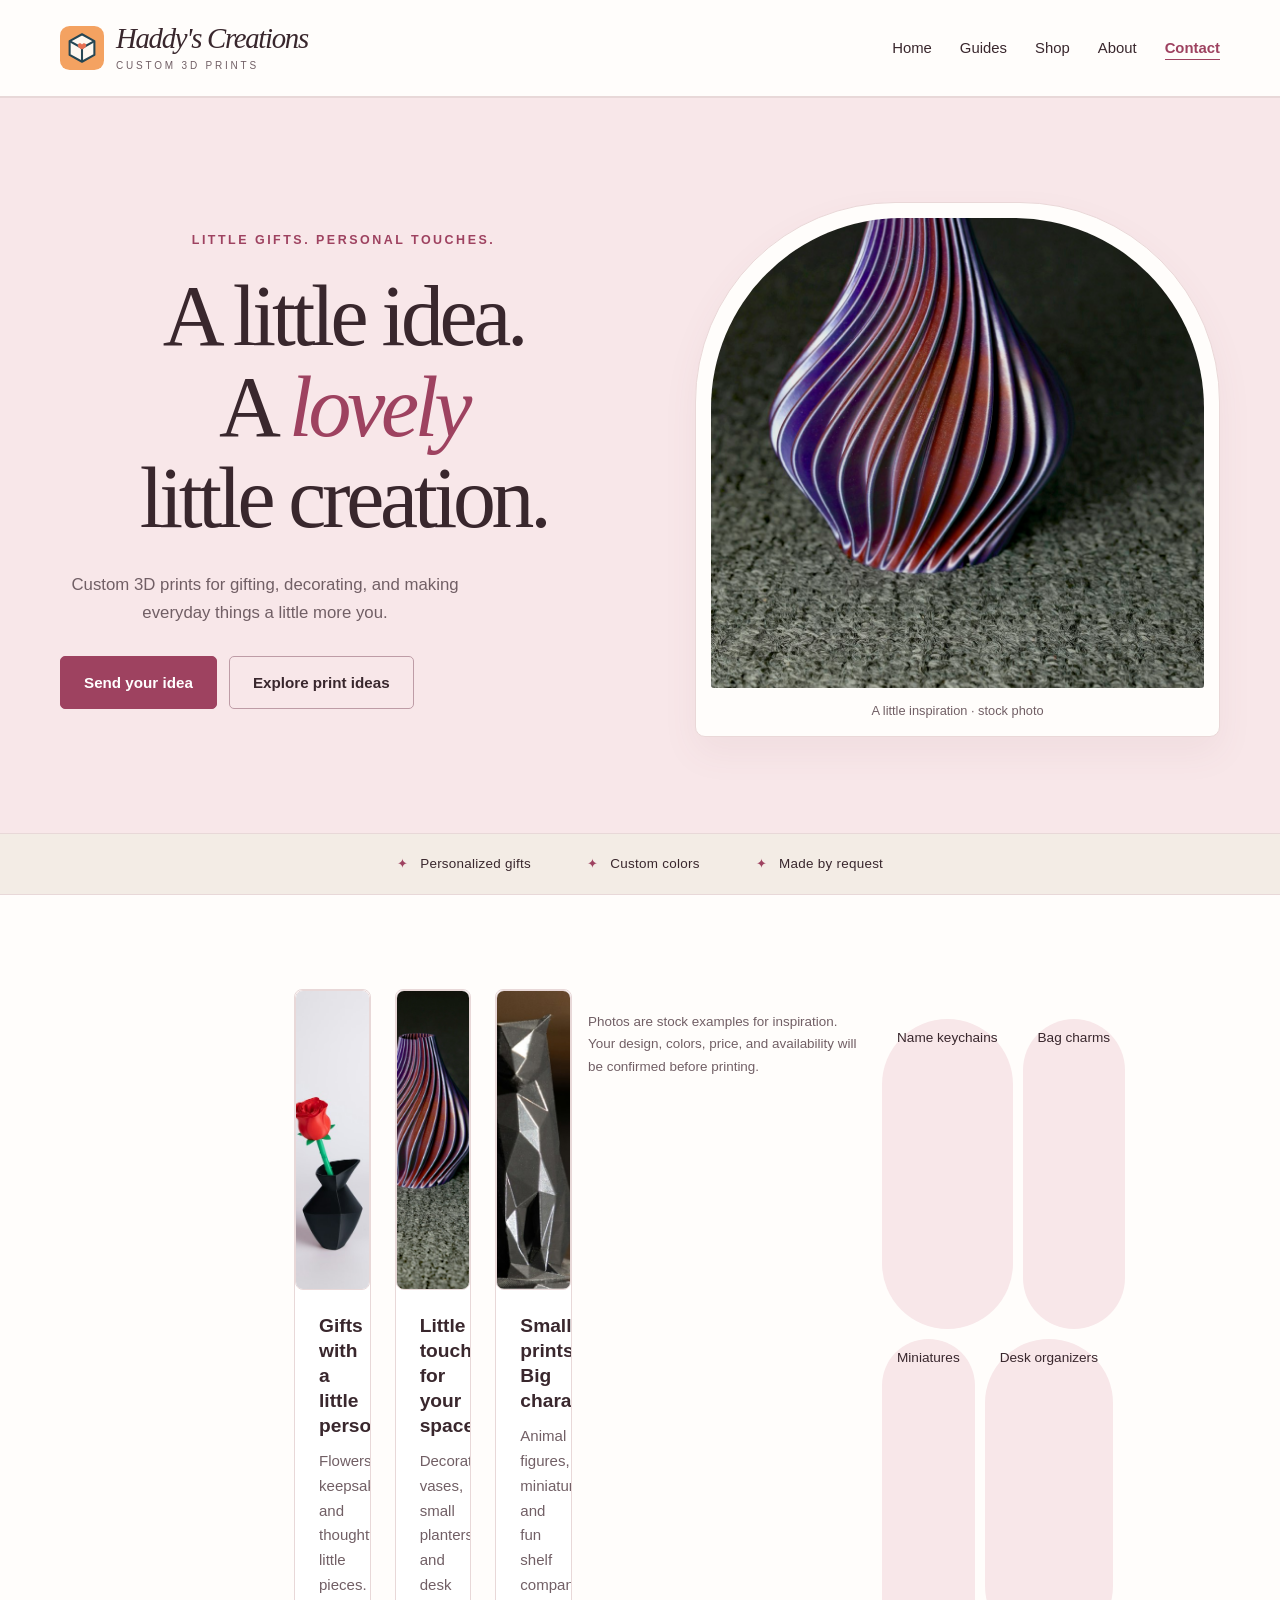
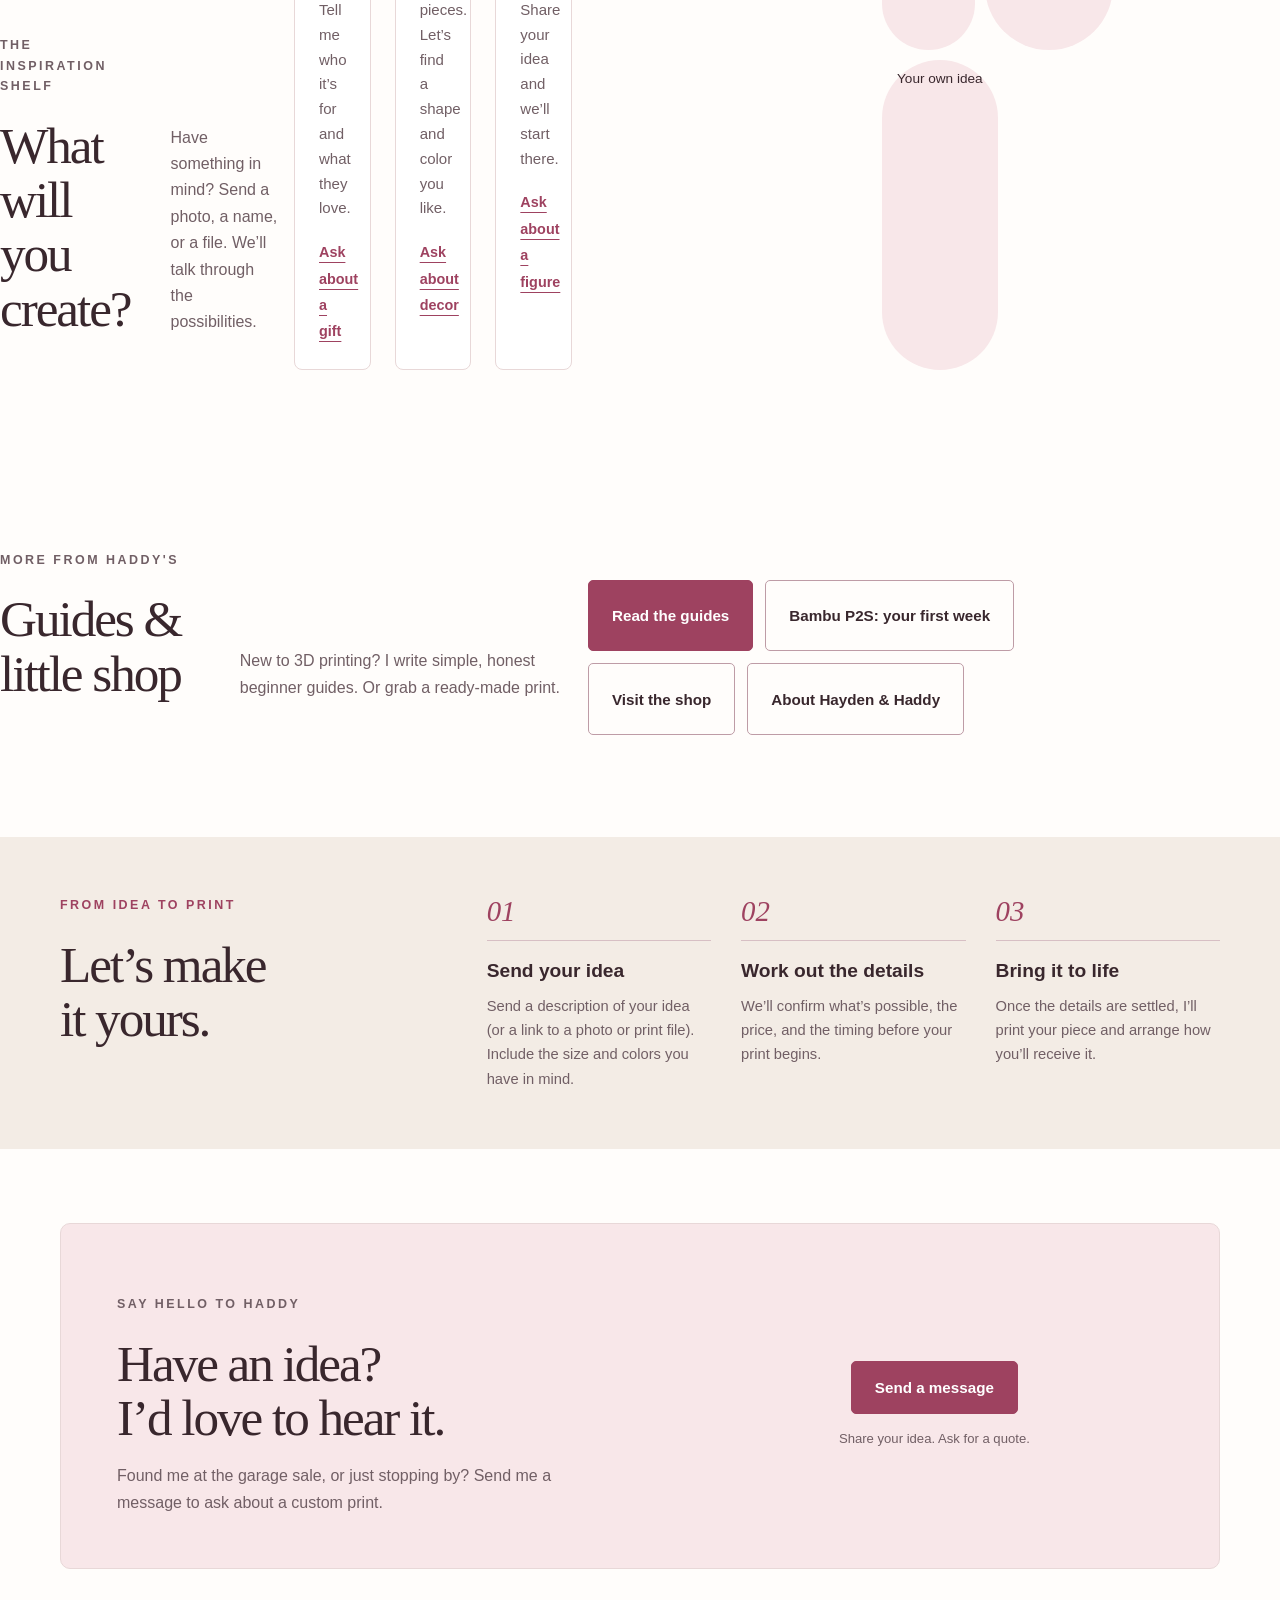
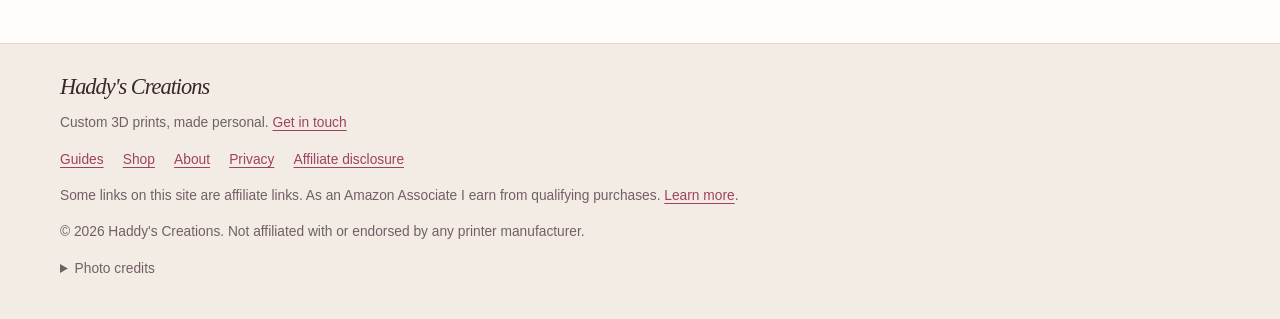
<file: index.html>
<!DOCTYPE html>
<html lang="en">
<head>
<meta charset="utf-8">
<meta name="viewport" content="width=device-width, initial-scale=1">
<title>Haddy's Creations | Custom 3D Prints &amp; Beginner Guides</title>
<meta name="description" content="Haddy's Creations: custom 3D prints, personalized gifts, little decor pieces, and friendly beginner 3D printing guides. Send a message to talk about your idea.">
<meta name="theme-color" content="#f8e7e9">
<link rel="icon" href="assets/logo.svg" type="image/svg+xml">
<link rel="stylesheet" href="assets/style.css">
<link rel="stylesheet" href="assets/home.css">
<script src="assets/main.js" defer></script>
</head>
<body>
<!-- SHARED HEADER: if you change this, change it on every page -->
<a class="skip" href="#main">Skip to content</a>
<header class="site"><div class="wrap">
<a class="brand" href="./"><img src="assets/logo.svg" alt=""><span class="brand-text">Haddy's Creations<small>Custom 3D prints</small></span></a>
<button class="menu-btn" aria-expanded="false" aria-label="Menu">☰ Menu</button>
<nav aria-label="Main navigation"><ul><li><a href="./">Home</a></li><li><a href="guides/">Guides</a></li><li><a href="shop/">Shop</a></li><li><a href="about/">About</a></li><li><a class="nav-call" href="contact/">Contact</a></li></ul></nav>
</div></header>
<main id="main" class="home">
<section class="hero"><div class="wrap hero-grid"><div><p class="eyebrow">Little gifts. Personal touches.</p><h1>A little idea.<br>A <em>lovely</em><br>little creation.</h1><p class="intro">Custom 3D prints for gifting, decorating, and making everyday things a little more you.</p><div class="actions"><a class="button" href="contact/">Send your idea</a><a class="button light" href="#prints">Explore print ideas</a></div></div><div class="hero-photo"><img src="assets/img/hero-vase.jpg" width="900" height="1100" alt="A purple 3D printed vase with sculpted, rippled sides"><span class="photo-note">A little inspiration · stock photo</span></div></div></section>
<div class="strip"><div class="wrap"><span>Personalized gifts</span><span>Custom colors</span><span>Made by request</span></div></div>
<section class="wrap gallery" id="prints"><div class="section-head"><div><p class="eyebrow">The inspiration shelf</p><h2>What will you create?</h2></div><p>Have something in mind? Send a photo, a name, or a file. We’ll talk through the possibilities.</p></div><div class="cards">
<article class="card"><img src="assets/img/rose.jpg" loading="lazy" width="700" height="700" alt="A 3D printed red rose in a black geometric vase"><div class="card-body"><h3>Gifts with a little personality</h3><p>Flowers, keepsakes, and thoughtful little pieces. Tell me who it’s for and what they love.</p><a href="contact/">Ask about a gift</a></div></article>
<article class="card"><img src="assets/img/hero-vase.jpg" loading="lazy" width="700" height="700" alt="Close view of a purple 3D printed decorative vase"><div class="card-body"><h3>Little touches for your space</h3><p>Decorative vases, small planters, and desk pieces. Let’s find a shape and color you like.</p><a href="contact/">Ask about decor</a></div></article>
<article class="card"><img src="assets/img/cat.jpg" loading="lazy" width="700" height="700" alt="A black geometric cat figurine made with a 3D printer"><div class="card-body"><h3>Small prints. Big character.</h3><p>Animal figures, miniatures, and fun shelf companions. Share your idea and we’ll start there.</p><a href="contact/">Ask about a figure</a></div></article>
</div><p class="gallery-note">Photos are stock examples for inspiration. Your design, colors, price, and availability will be confirmed before printing.</p><div class="ideas" aria-label="More custom print ideas"><span>Name keychains</span><span>Bag charms</span><span>Miniatures</span><span>Desk organizers</span><span>Your own idea</span></div></section>
<section class="wrap gallery" id="more"><div class="section-head"><div><p class="eyebrow">More from Haddy's</p><h2>Guides &amp; little shop</h2></div><p>New to 3D printing? I write simple, honest beginner guides. Or grab a ready-made print.</p></div><div class="actions"><a class="button" href="guides/">Read the guides</a><a class="button light" href="guides/bambu-p2s-first-week/">Bambu P2S: your first week</a><a class="button light" href="shop/">Visit the shop</a><a class="button light" href="about/">About Hayden &amp; Haddy</a></div></section>
<section class="how" id="how"><div class="wrap how-grid"><div><p class="eyebrow">From idea to print</p><h2>Let’s make<br>it yours.</h2></div><div class="steps"><div><div class="step-num">01</div><h3>Send your idea</h3><p>Send a description of your idea (or a link to a photo or print file). Include the size and colors you have in mind.</p></div><div><div class="step-num">02</div><h3>Work out the details</h3><p>We’ll confirm what’s possible, the price, and the timing before your print begins.</p></div><div><div class="step-num">03</div><h3>Bring it to life</h3><p>Once the details are settled, I’ll print your piece and arrange how you’ll receive it.</p></div></div></div></section>
<section class="wrap contact" id="contact"><div class="contact-box"><div><p class="eyebrow">Say hello to Haddy</p><h2>Have an idea?<br>I’d love to hear it.</h2><p>Found me at the garage sale, or just stopping by? Send me a message to ask about a custom print.</p></div><div class="contact-right"><div class="actions"><a class="button" href="contact/">Send a message</a></div><small>Share your idea. Ask for a quote.</small></div></div></section>
</main>
<!-- SHARED FOOTER -->
<footer class="site"><div class="wrap">
<div><a class="brand" href="./"><span class="brand-text">Haddy's Creations</span></a><p>Custom 3D prints, made personal. <a href="contact/">Get in touch</a></p></div>
<ul><li><a href="guides/">Guides</a></li><li><a href="shop/">Shop</a></li><li><a href="about/">About</a></li><li><a href="privacy/">Privacy</a></li><li><a href="disclosure/">Affiliate disclosure</a></li></ul>
<p>Some links on this site are affiliate links. As an Amazon Associate I earn from qualifying purchases. <a href="disclosure/">Learn more</a>.</p>
<p>&copy; <span id="year">2026</span> Haddy's Creations. Not affiliated with or endorsed by any printer manufacturer.</p>
<details><summary>Photo credits</summary><p>Stock inspiration photographs from Unsplash.</p><a href="https://unsplash.com/photos/a-purple-vase-sitting-on-top-of-a-gray-floor-C165O0AD8Ec" target="_blank" rel="noopener noreferrer">Vase · David Clode</a><a href="https://unsplash.com/photos/a-red-rose-sits-in-a-black-origami-vase-3gQTpHwu73E" target="_blank" rel="noopener noreferrer">Rose · Snapmaker</a><a href="https://unsplash.com/photos/a-black-and-silver-vase-sitting-on-top-of-a-tiled-floor-Jnf_DO5H6fE" target="_blank" rel="noopener noreferrer">Cat · Snapmaker</a></details>
</div></footer>
</body>
</html>
</file>
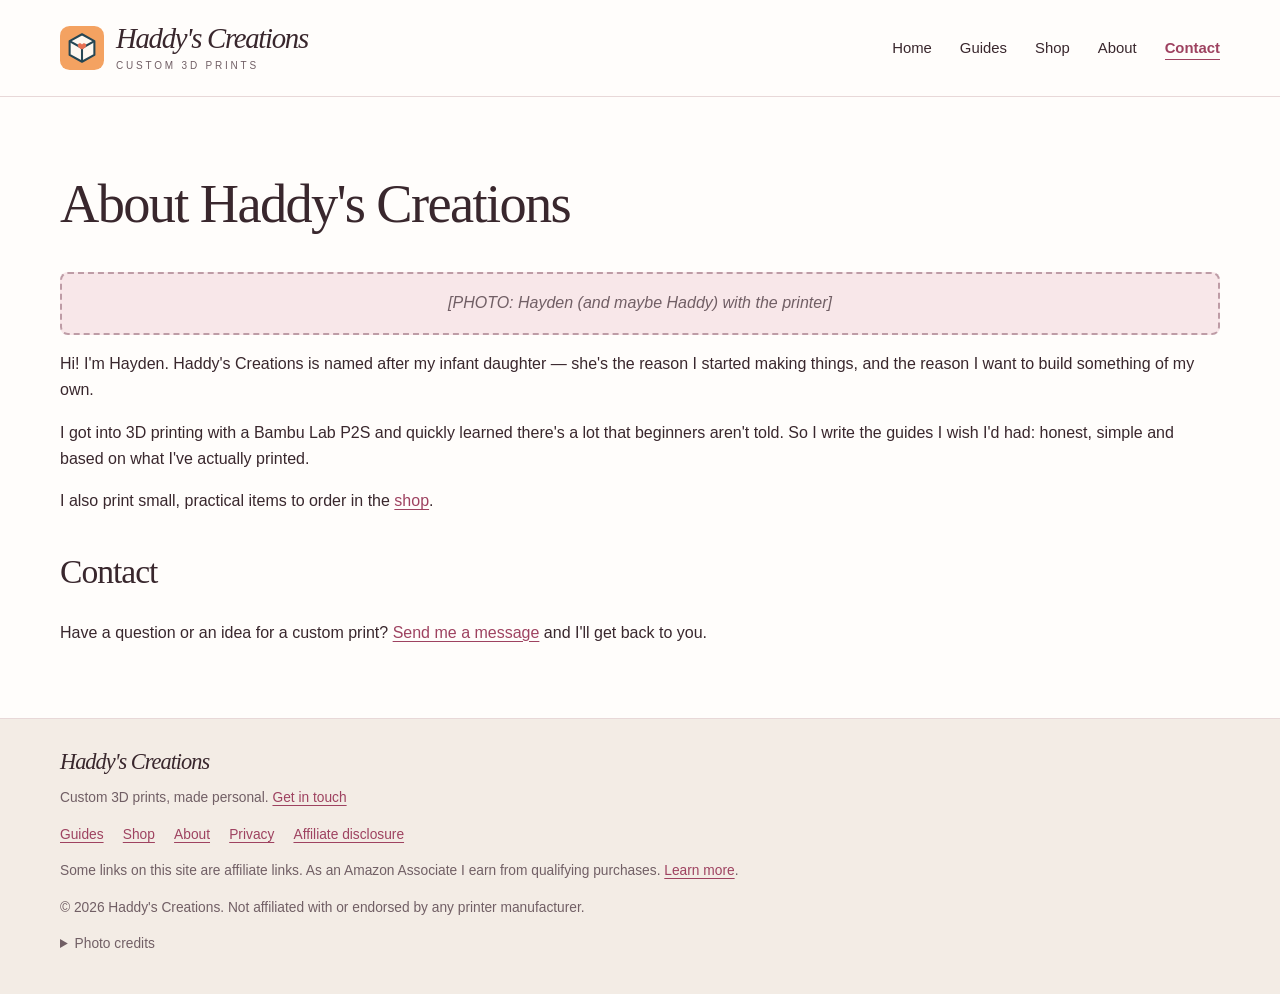
<file: about/index.html>
<!DOCTYPE html>
<html lang="en">
<head>
<meta charset="utf-8">
<meta name="viewport" content="width=device-width, initial-scale=1">
<title>About | Haddy's Creations</title>
<meta name="description" content="Meet Hayden, the maker behind Haddy's Creations, a small 3D print shop named after his daughter.">
<link rel="icon" href="../assets/logo.svg" type="image/svg+xml">
<link rel="stylesheet" href="../assets/style.css">
<script src="../assets/main.js" defer></script>
</head>
<body>
<!-- SHARED HEADER: if you change this, change it on every page -->
<a class="skip" href="#main">Skip to content</a>
<header class="site"><div class="wrap">
<a class="brand" href="../"><img src="../assets/logo.svg" alt=""><span class="brand-text">Haddy's Creations<small>Custom 3D prints</small></span></a>
<button class="menu-btn" aria-expanded="false" aria-label="Menu">☰ Menu</button>
<nav aria-label="Main navigation"><ul><li><a href="../">Home</a></li><li><a href="../guides/">Guides</a></li><li><a href="../shop/">Shop</a></li><li><a href="../about/">About</a></li><li><a class="nav-call" href="../contact/">Contact</a></li></ul></nav>
</div></header>
<main id="main"><div class="wrap">
<h1>About Haddy's Creations</h1>
<div class="placeholder">[PHOTO: Hayden (and maybe Haddy) with the printer]</div>
<p>Hi! I'm Hayden. Haddy's Creations is named after my infant daughter &mdash; she's the reason I started making things, and the reason I want to build something of my own.</p>
<p>I got into 3D printing with a Bambu Lab P2S and quickly learned there's a lot that beginners aren't told. So I write the guides I wish I'd had: honest, simple and based on what I've actually printed.</p>
<p>I also print small, practical items to order in the <a href="../shop/">shop</a>.</p>
<h2>Contact</h2>
<p>Have a question or an idea for a custom print? <a href="../contact/">Send me a message</a> and I'll get back to you.</p>
</div></main>
<!-- SHARED FOOTER -->
<footer class="site"><div class="wrap">
<div><a class="brand" href="../"><span class="brand-text">Haddy's Creations</span></a><p>Custom 3D prints, made personal. <a href="../contact/">Get in touch</a></p></div>
<ul><li><a href="../guides/">Guides</a></li><li><a href="../shop/">Shop</a></li><li><a href="../about/">About</a></li><li><a href="../privacy/">Privacy</a></li><li><a href="../disclosure/">Affiliate disclosure</a></li></ul>
<p>Some links on this site are affiliate links. As an Amazon Associate I earn from qualifying purchases. <a href="../disclosure/">Learn more</a>.</p>
<p>&copy; <span id="year">2026</span> Haddy's Creations. Not affiliated with or endorsed by any printer manufacturer.</p>
<details><summary>Photo credits</summary><p>Stock inspiration photographs from Unsplash.</p><a href="https://unsplash.com/photos/a-purple-vase-sitting-on-top-of-a-gray-floor-C165O0AD8Ec" target="_blank" rel="noopener noreferrer">Vase · David Clode</a><a href="https://unsplash.com/photos/a-red-rose-sits-in-a-black-origami-vase-3gQTpHwu73E" target="_blank" rel="noopener noreferrer">Rose · Snapmaker</a><a href="https://unsplash.com/photos/a-black-and-silver-vase-sitting-on-top-of-a-tiled-floor-Jnf_DO5H6fE" target="_blank" rel="noopener noreferrer">Cat · Snapmaker</a></details>
</div></footer>
</body>
</html>
</file>
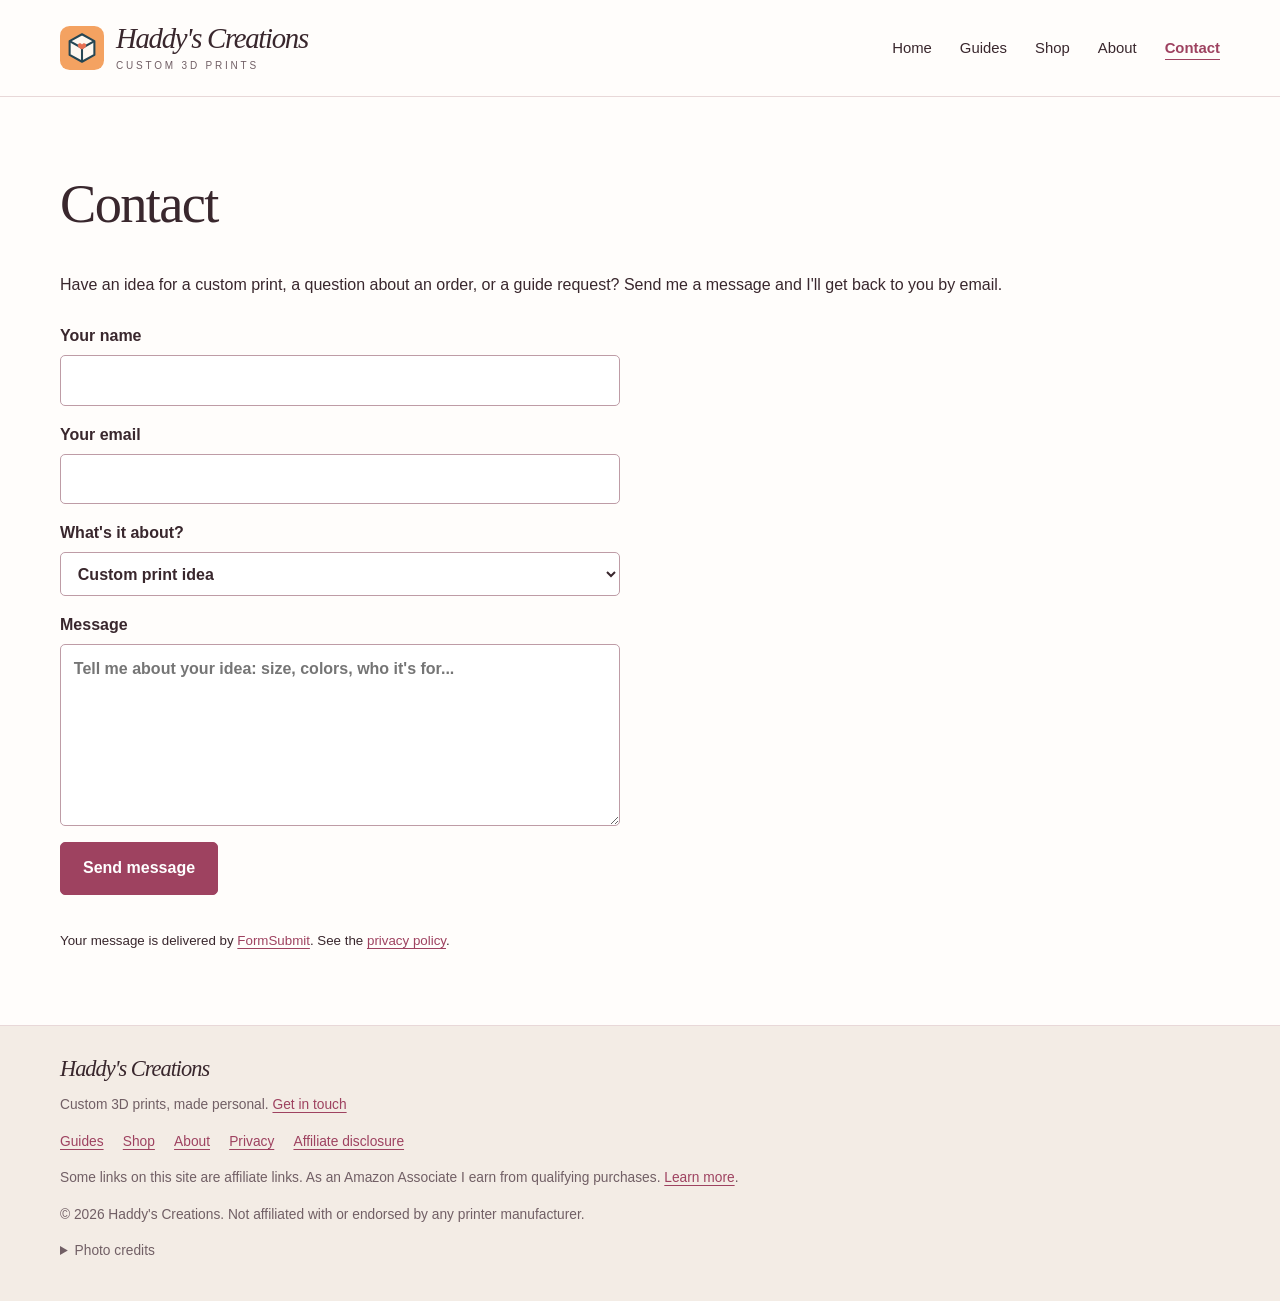
<file: contact/index.html>
<!DOCTYPE html>
<html lang="en">
<head>
<meta charset="utf-8">
<meta name="viewport" content="width=device-width, initial-scale=1">
<title>Contact | Haddy's Creations</title>
<meta name="description" content="Contact Haddy's Creations about a custom 3D print, an order, or a question about the guides.">
<link rel="icon" href="../assets/logo.svg" type="image/svg+xml">
<link rel="stylesheet" href="../assets/style.css">
<script src="../assets/main.js" defer></script>
</head>
<body>
<!-- SHARED HEADER: if you change this, change it on every page -->
<a class="skip" href="#main">Skip to content</a>
<header class="site"><div class="wrap">
<a class="brand" href="../"><img src="../assets/logo.svg" alt=""><span class="brand-text">Haddy's Creations<small>Custom 3D prints</small></span></a>
<button class="menu-btn" aria-expanded="false" aria-label="Menu">☰ Menu</button>
<nav aria-label="Main navigation"><ul><li><a href="../">Home</a></li><li><a href="../guides/">Guides</a></li><li><a href="../shop/">Shop</a></li><li><a href="../about/">About</a></li><li><a class="nav-call" href="../contact/">Contact</a></li></ul></nav>
</div></header>
<main id="main"><div class="wrap">
<h1>Contact</h1>
<p>Have an idea for a custom print, a question about an order, or a guide request? Send me a message and I'll get back to you by email.</p>
<!-- Free, no-backend form via FormSubmit. The first submission triggers a one-time activation email to the inbox below; click the link in it to start receiving messages. -->
<form class="contact-form" action="https://formsubmit.co/Hayden.Young85@gmail.com" method="POST">
<input type="hidden" name="_subject" value="New message from haddyscreations website">
<input type="hidden" name="_next" value="https://haddyscreations.com/thanks/">
<input type="hidden" name="_captcha" value="true">
<input type="hidden" name="_template" value="table">
<input type="text" name="_honey" style="display:none" tabindex="-1" autocomplete="off" aria-hidden="true">
<label>Your name<input type="text" name="name" required autocomplete="name"></label>
<label>Your email<input type="email" name="email" required autocomplete="email"></label>
<label>What's it about?<select name="topic"><option>Custom print idea</option><option>Shop order</option><option>Guide question</option><option>Something else</option></select></label>
<label>Message<textarea name="message" rows="6" required placeholder="Tell me about your idea: size, colors, who it's for..."></textarea></label>
<button class="btn" type="submit">Send message</button>
<p><small>Your message is delivered by <a href="https://formsubmit.co/">FormSubmit</a>. See the <a href="../privacy/">privacy policy</a>.</small></p>
</form></div></main>
<!-- SHARED FOOTER -->
<footer class="site"><div class="wrap">
<div><a class="brand" href="../"><span class="brand-text">Haddy's Creations</span></a><p>Custom 3D prints, made personal. <a href="../contact/">Get in touch</a></p></div>
<ul><li><a href="../guides/">Guides</a></li><li><a href="../shop/">Shop</a></li><li><a href="../about/">About</a></li><li><a href="../privacy/">Privacy</a></li><li><a href="../disclosure/">Affiliate disclosure</a></li></ul>
<p>Some links on this site are affiliate links. As an Amazon Associate I earn from qualifying purchases. <a href="../disclosure/">Learn more</a>.</p>
<p>&copy; <span id="year">2026</span> Haddy's Creations. Not affiliated with or endorsed by any printer manufacturer.</p>
<details><summary>Photo credits</summary><p>Stock inspiration photographs from Unsplash.</p><a href="https://unsplash.com/photos/a-purple-vase-sitting-on-top-of-a-gray-floor-C165O0AD8Ec" target="_blank" rel="noopener noreferrer">Vase · David Clode</a><a href="https://unsplash.com/photos/a-red-rose-sits-in-a-black-origami-vase-3gQTpHwu73E" target="_blank" rel="noopener noreferrer">Rose · Snapmaker</a><a href="https://unsplash.com/photos/a-black-and-silver-vase-sitting-on-top-of-a-tiled-floor-Jnf_DO5H6fE" target="_blank" rel="noopener noreferrer">Cat · Snapmaker</a></details>
</div></footer>
</body>
</html>
</file>
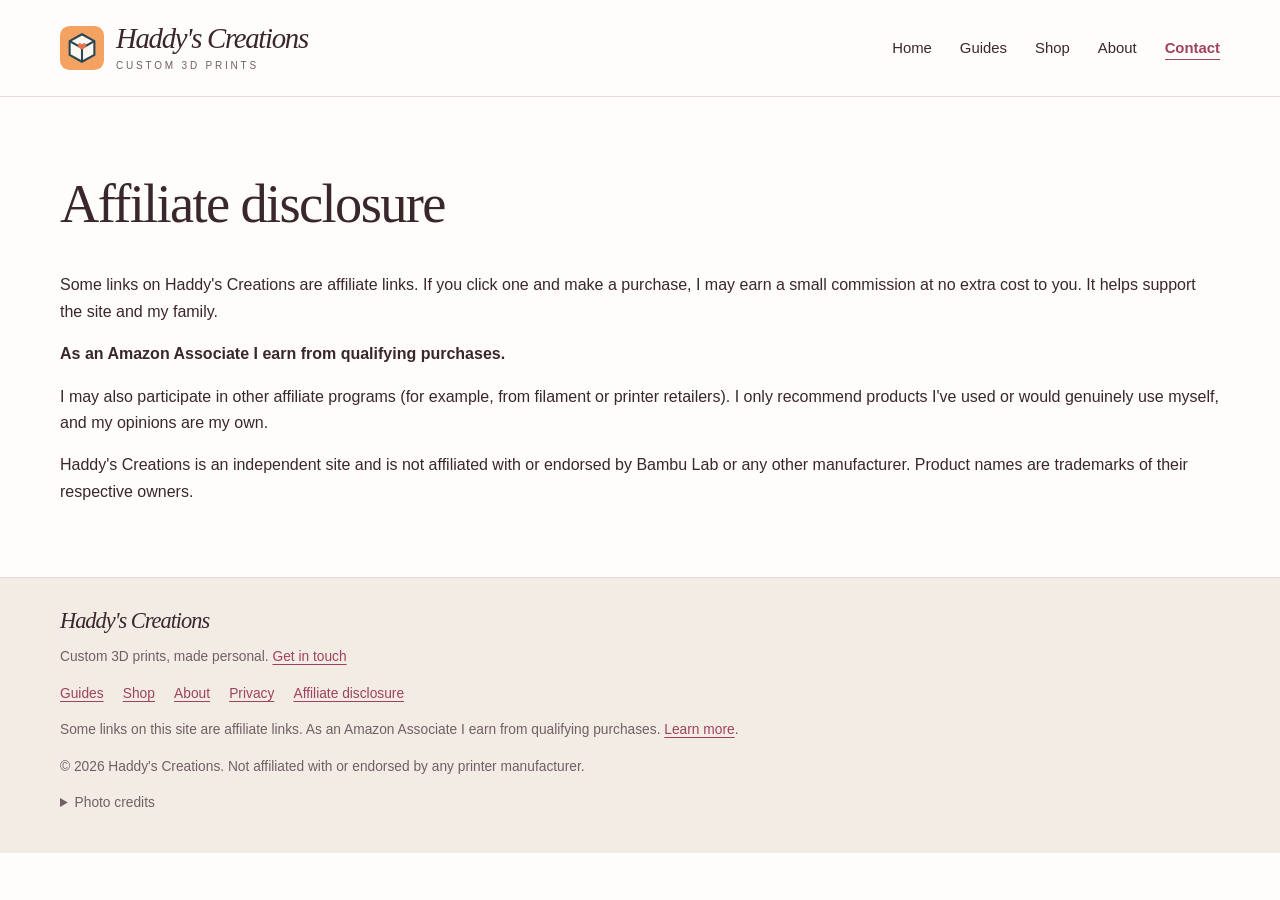
<file: disclosure/index.html>
<!DOCTYPE html>
<html lang="en">
<head>
<meta charset="utf-8">
<meta name="viewport" content="width=device-width, initial-scale=1">
<title>Affiliate Disclosure | Haddy's Creations</title>
<meta name="description" content="Affiliate disclosure for Haddy's Creations, including Amazon Associates participation.">
<link rel="icon" href="../assets/logo.svg" type="image/svg+xml">
<link rel="stylesheet" href="../assets/style.css">
<script src="../assets/main.js" defer></script>
</head>
<body>
<!-- SHARED HEADER: if you change this, change it on every page -->
<a class="skip" href="#main">Skip to content</a>
<header class="site"><div class="wrap">
<a class="brand" href="../"><img src="../assets/logo.svg" alt=""><span class="brand-text">Haddy's Creations<small>Custom 3D prints</small></span></a>
<button class="menu-btn" aria-expanded="false" aria-label="Menu">☰ Menu</button>
<nav aria-label="Main navigation"><ul><li><a href="../">Home</a></li><li><a href="../guides/">Guides</a></li><li><a href="../shop/">Shop</a></li><li><a href="../about/">About</a></li><li><a class="nav-call" href="../contact/">Contact</a></li></ul></nav>
</div></header>
<main id="main"><div class="wrap">
<h1>Affiliate disclosure</h1>
<p>Some links on Haddy's Creations are affiliate links. If you click one and make a purchase, I may earn a small commission at no extra cost to you. It helps support the site and my family.</p>
<p><strong>As an Amazon Associate I earn from qualifying purchases.</strong></p>
<p>I may also participate in other affiliate programs (for example, from filament or printer retailers). I only recommend products I've used or would genuinely use myself, and my opinions are my own.</p>
<p>Haddy's Creations is an independent site and is not affiliated with or endorsed by Bambu Lab or any other manufacturer. Product names are trademarks of their respective owners.</p>
</div></main>
<!-- SHARED FOOTER -->
<footer class="site"><div class="wrap">
<div><a class="brand" href="../"><span class="brand-text">Haddy's Creations</span></a><p>Custom 3D prints, made personal. <a href="../contact/">Get in touch</a></p></div>
<ul><li><a href="../guides/">Guides</a></li><li><a href="../shop/">Shop</a></li><li><a href="../about/">About</a></li><li><a href="../privacy/">Privacy</a></li><li><a href="../disclosure/">Affiliate disclosure</a></li></ul>
<p>Some links on this site are affiliate links. As an Amazon Associate I earn from qualifying purchases. <a href="../disclosure/">Learn more</a>.</p>
<p>&copy; <span id="year">2026</span> Haddy's Creations. Not affiliated with or endorsed by any printer manufacturer.</p>
<details><summary>Photo credits</summary><p>Stock inspiration photographs from Unsplash.</p><a href="https://unsplash.com/photos/a-purple-vase-sitting-on-top-of-a-gray-floor-C165O0AD8Ec" target="_blank" rel="noopener noreferrer">Vase · David Clode</a><a href="https://unsplash.com/photos/a-red-rose-sits-in-a-black-origami-vase-3gQTpHwu73E" target="_blank" rel="noopener noreferrer">Rose · Snapmaker</a><a href="https://unsplash.com/photos/a-black-and-silver-vase-sitting-on-top-of-a-tiled-floor-Jnf_DO5H6fE" target="_blank" rel="noopener noreferrer">Cat · Snapmaker</a></details>
</div></footer>
</body>
</html>
</file>
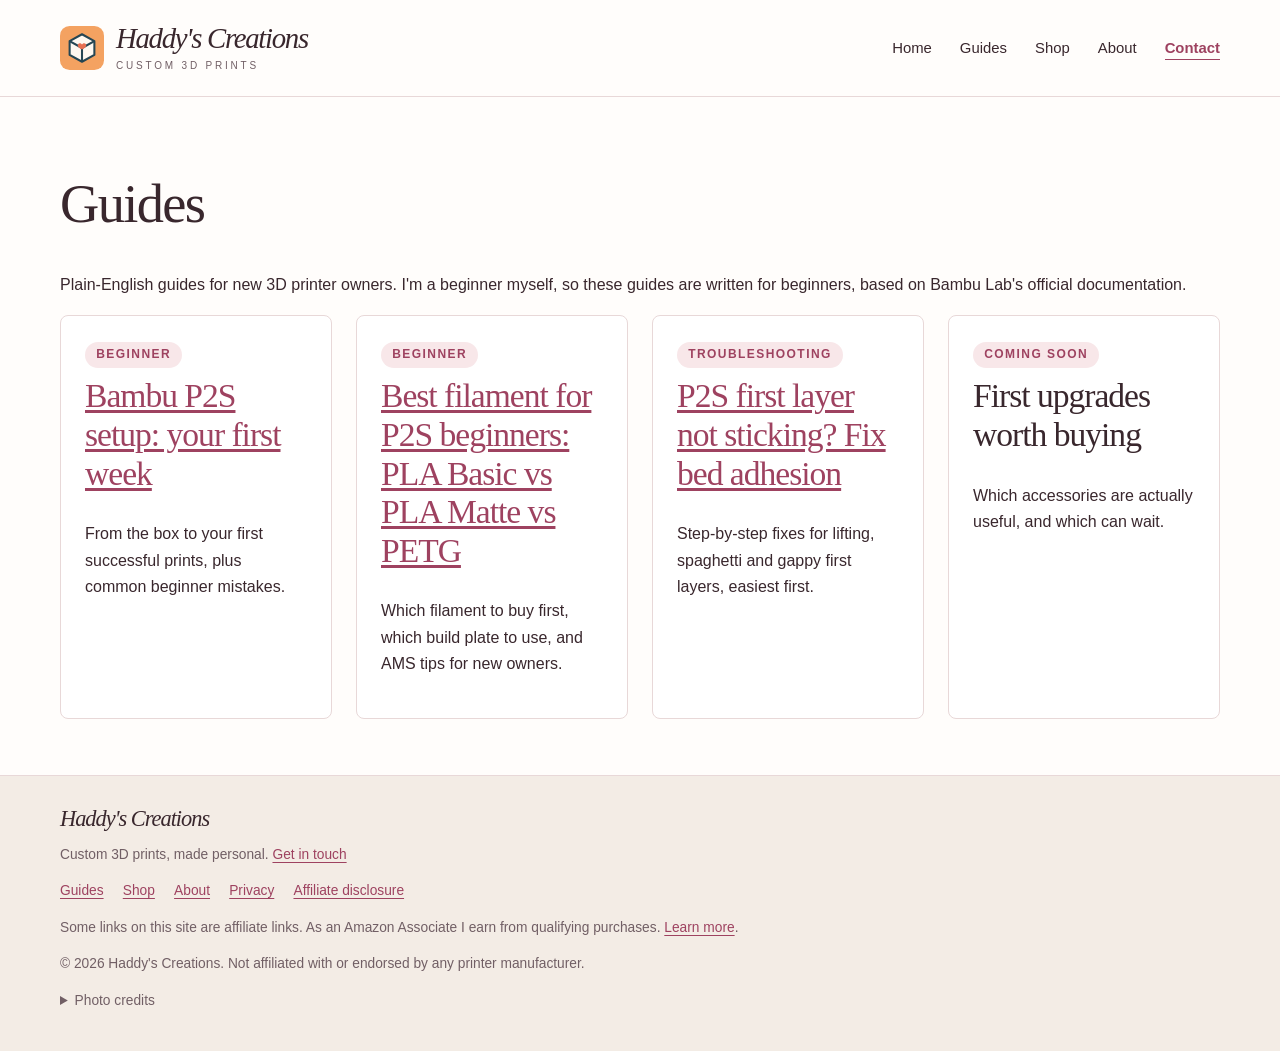
<file: guides/index.html>
<!DOCTYPE html>
<html lang="en">
<head>
<meta charset="utf-8">
<meta name="viewport" content="width=device-width, initial-scale=1">
<title>3D Printing Guides | Haddy's Creations</title>
<meta name="description" content="Beginner-friendly Bambu Lab P2S guides: first-week setup, choosing your first filaments, and fixing first-layer and bed adhesion problems.">
<link rel="icon" href="../assets/logo.svg" type="image/svg+xml">
<link rel="stylesheet" href="../assets/style.css">
<script src="../assets/main.js" defer></script>
</head>
<body>
<!-- SHARED HEADER: if you change this, change it on every page -->
<a class="skip" href="#main">Skip to content</a>
<header class="site"><div class="wrap">
<a class="brand" href="../"><img src="../assets/logo.svg" alt=""><span class="brand-text">Haddy's Creations<small>Custom 3D prints</small></span></a>
<button class="menu-btn" aria-expanded="false" aria-label="Menu">☰ Menu</button>
<nav aria-label="Main navigation"><ul><li><a href="../">Home</a></li><li><a href="../guides/">Guides</a></li><li><a href="../shop/">Shop</a></li><li><a href="../about/">About</a></li><li><a class="nav-call" href="../contact/">Contact</a></li></ul></nav>
</div></header>
<main id="main"><div class="wrap">
<h1>Guides</h1>
<p>Plain-English guides for new 3D printer owners. I'm a beginner myself, so these guides are written for beginners, based on Bambu Lab's official documentation.</p>
<div class="grid">
<div class="card"><span class="tag">Beginner</span><h2><a href="../guides/bambu-p2s-first-week/">Bambu P2S setup: your first week</a></h2><p>From the box to your first successful prints, plus common beginner mistakes.</p></div>
<div class="card"><span class="tag">Beginner</span><h2><a href="../guides/bambu-p2s-beginner-filaments/">Best filament for P2S beginners: PLA Basic vs PLA Matte vs PETG</a></h2><p>Which filament to buy first, which build plate to use, and AMS tips for new owners.</p></div>
<div class="card"><span class="tag">Troubleshooting</span><h2><a href="../guides/bambu-p2s-first-layer-adhesion/">P2S first layer not sticking? Fix bed adhesion</a></h2><p>Step-by-step fixes for lifting, spaghetti and gappy first layers, easiest first.</p></div>
<div class="card"><span class="tag">Coming soon</span><h2>First upgrades worth buying</h2><p>Which accessories are actually useful, and which can wait.</p></div>
</div>
<!-- TO ADD A GUIDE: copy guides/_template.html (see README.md), then add a card above and a line in sitemap.xml -->
</div></main>
<!-- SHARED FOOTER -->
<footer class="site"><div class="wrap">
<div><a class="brand" href="../"><span class="brand-text">Haddy's Creations</span></a><p>Custom 3D prints, made personal. <a href="../contact/">Get in touch</a></p></div>
<ul><li><a href="../guides/">Guides</a></li><li><a href="../shop/">Shop</a></li><li><a href="../about/">About</a></li><li><a href="../privacy/">Privacy</a></li><li><a href="../disclosure/">Affiliate disclosure</a></li></ul>
<p>Some links on this site are affiliate links. As an Amazon Associate I earn from qualifying purchases. <a href="../disclosure/">Learn more</a>.</p>
<p>&copy; <span id="year">2026</span> Haddy's Creations. Not affiliated with or endorsed by any printer manufacturer.</p>
<details><summary>Photo credits</summary><p>Stock inspiration photographs from Unsplash.</p><a href="https://unsplash.com/photos/a-purple-vase-sitting-on-top-of-a-gray-floor-C165O0AD8Ec" target="_blank" rel="noopener noreferrer">Vase · David Clode</a><a href="https://unsplash.com/photos/a-red-rose-sits-in-a-black-origami-vase-3gQTpHwu73E" target="_blank" rel="noopener noreferrer">Rose · Snapmaker</a><a href="https://unsplash.com/photos/a-black-and-silver-vase-sitting-on-top-of-a-tiled-floor-Jnf_DO5H6fE" target="_blank" rel="noopener noreferrer">Cat · Snapmaker</a></details>
</div></footer>
</body>
</html>
</file>
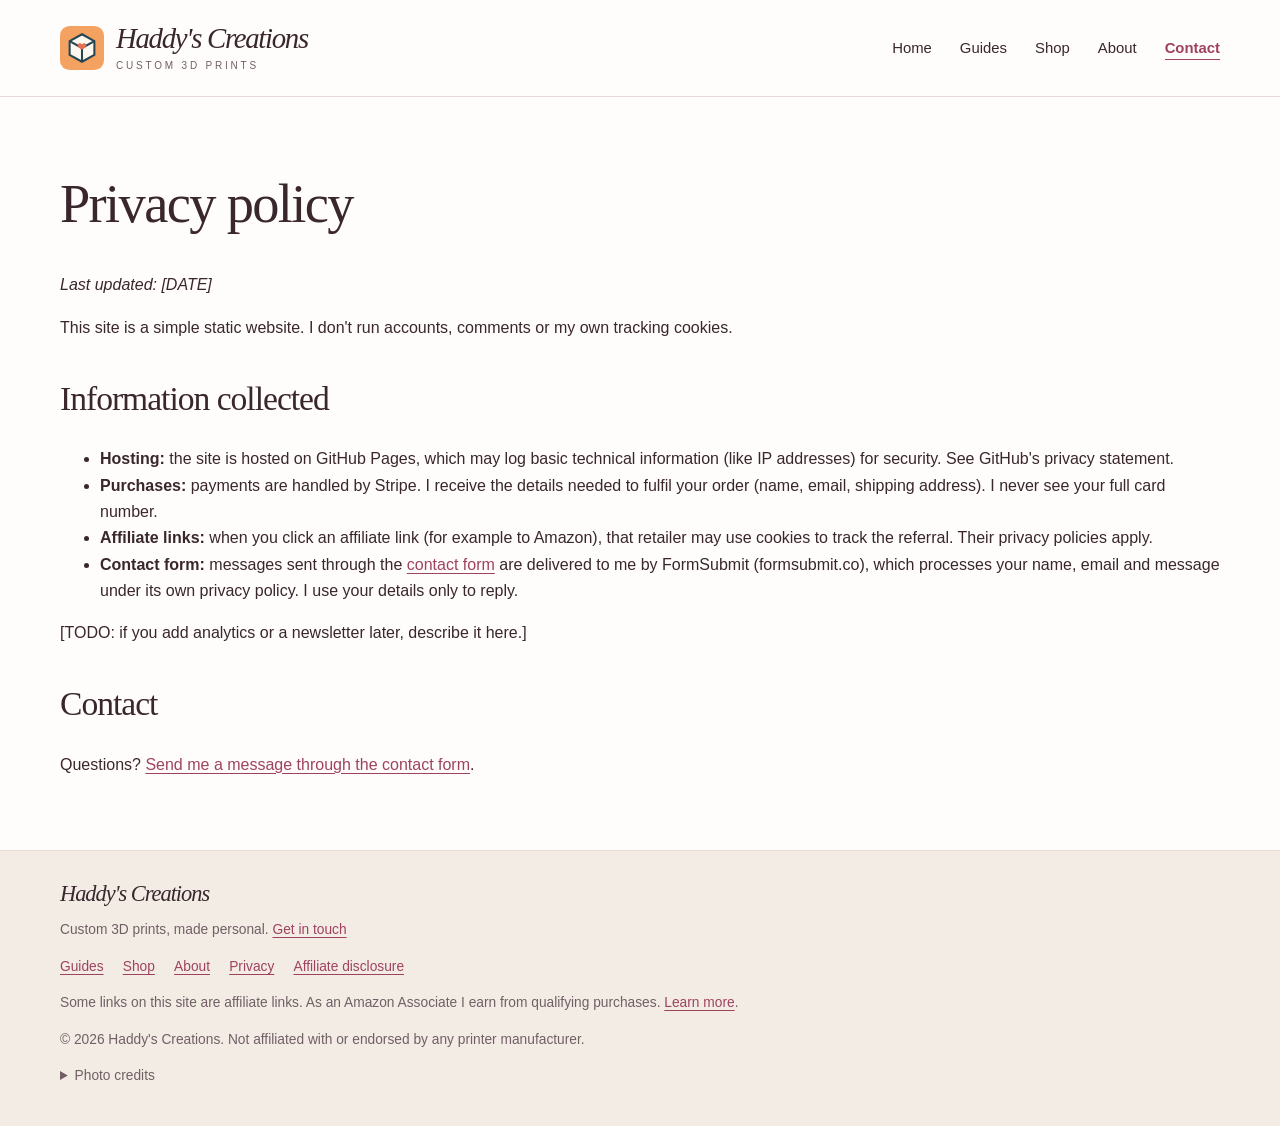
<file: privacy/index.html>
<!DOCTYPE html>
<html lang="en">
<head>
<meta charset="utf-8">
<meta name="viewport" content="width=device-width, initial-scale=1">
<title>Privacy Policy | Haddy's Creations</title>
<meta name="description" content="Privacy policy for Haddy's Creations: what little information is collected and how it is used.">
<link rel="icon" href="../assets/logo.svg" type="image/svg+xml">
<link rel="stylesheet" href="../assets/style.css">
<script src="../assets/main.js" defer></script>
</head>
<body>
<!-- SHARED HEADER: if you change this, change it on every page -->
<a class="skip" href="#main">Skip to content</a>
<header class="site"><div class="wrap">
<a class="brand" href="../"><img src="../assets/logo.svg" alt=""><span class="brand-text">Haddy's Creations<small>Custom 3D prints</small></span></a>
<button class="menu-btn" aria-expanded="false" aria-label="Menu">☰ Menu</button>
<nav aria-label="Main navigation"><ul><li><a href="../">Home</a></li><li><a href="../guides/">Guides</a></li><li><a href="../shop/">Shop</a></li><li><a href="../about/">About</a></li><li><a class="nav-call" href="../contact/">Contact</a></li></ul></nav>
</div></header>
<main id="main"><div class="wrap">
<h1>Privacy policy</h1>
<p><em>Last updated: [DATE]</em></p>
<p>This site is a simple static website. I don't run accounts, comments or my own tracking cookies.</p>
<h2>Information collected</h2>
<ul><li><strong>Hosting:</strong> the site is hosted on GitHub Pages, which may log basic technical information (like IP addresses) for security. See GitHub's privacy statement.</li>
<li><strong>Purchases:</strong> payments are handled by Stripe. I receive the details needed to fulfil your order (name, email, shipping address). I never see your full card number.</li>
<li><strong>Affiliate links:</strong> when you click an affiliate link (for example to Amazon), that retailer may use cookies to track the referral. Their privacy policies apply.</li>
<li><strong>Contact form:</strong> messages sent through the <a href="../contact/">contact form</a> are delivered to me by FormSubmit (formsubmit.co), which processes your name, email and message under its own privacy policy. I use your details only to reply.</li></ul>
<p>[TODO: if you add analytics or a newsletter later, describe it here.]</p>
<h2>Contact</h2><p>Questions? <a href="../contact/">Send me a message through the contact form</a>.</p>
</div></main>
<!-- SHARED FOOTER -->
<footer class="site"><div class="wrap">
<div><a class="brand" href="../"><span class="brand-text">Haddy's Creations</span></a><p>Custom 3D prints, made personal. <a href="../contact/">Get in touch</a></p></div>
<ul><li><a href="../guides/">Guides</a></li><li><a href="../shop/">Shop</a></li><li><a href="../about/">About</a></li><li><a href="../privacy/">Privacy</a></li><li><a href="../disclosure/">Affiliate disclosure</a></li></ul>
<p>Some links on this site are affiliate links. As an Amazon Associate I earn from qualifying purchases. <a href="../disclosure/">Learn more</a>.</p>
<p>&copy; <span id="year">2026</span> Haddy's Creations. Not affiliated with or endorsed by any printer manufacturer.</p>
<details><summary>Photo credits</summary><p>Stock inspiration photographs from Unsplash.</p><a href="https://unsplash.com/photos/a-purple-vase-sitting-on-top-of-a-gray-floor-C165O0AD8Ec" target="_blank" rel="noopener noreferrer">Vase · David Clode</a><a href="https://unsplash.com/photos/a-red-rose-sits-in-a-black-origami-vase-3gQTpHwu73E" target="_blank" rel="noopener noreferrer">Rose · Snapmaker</a><a href="https://unsplash.com/photos/a-black-and-silver-vase-sitting-on-top-of-a-tiled-floor-Jnf_DO5H6fE" target="_blank" rel="noopener noreferrer">Cat · Snapmaker</a></details>
</div></footer>
</body>
</html>
</file>
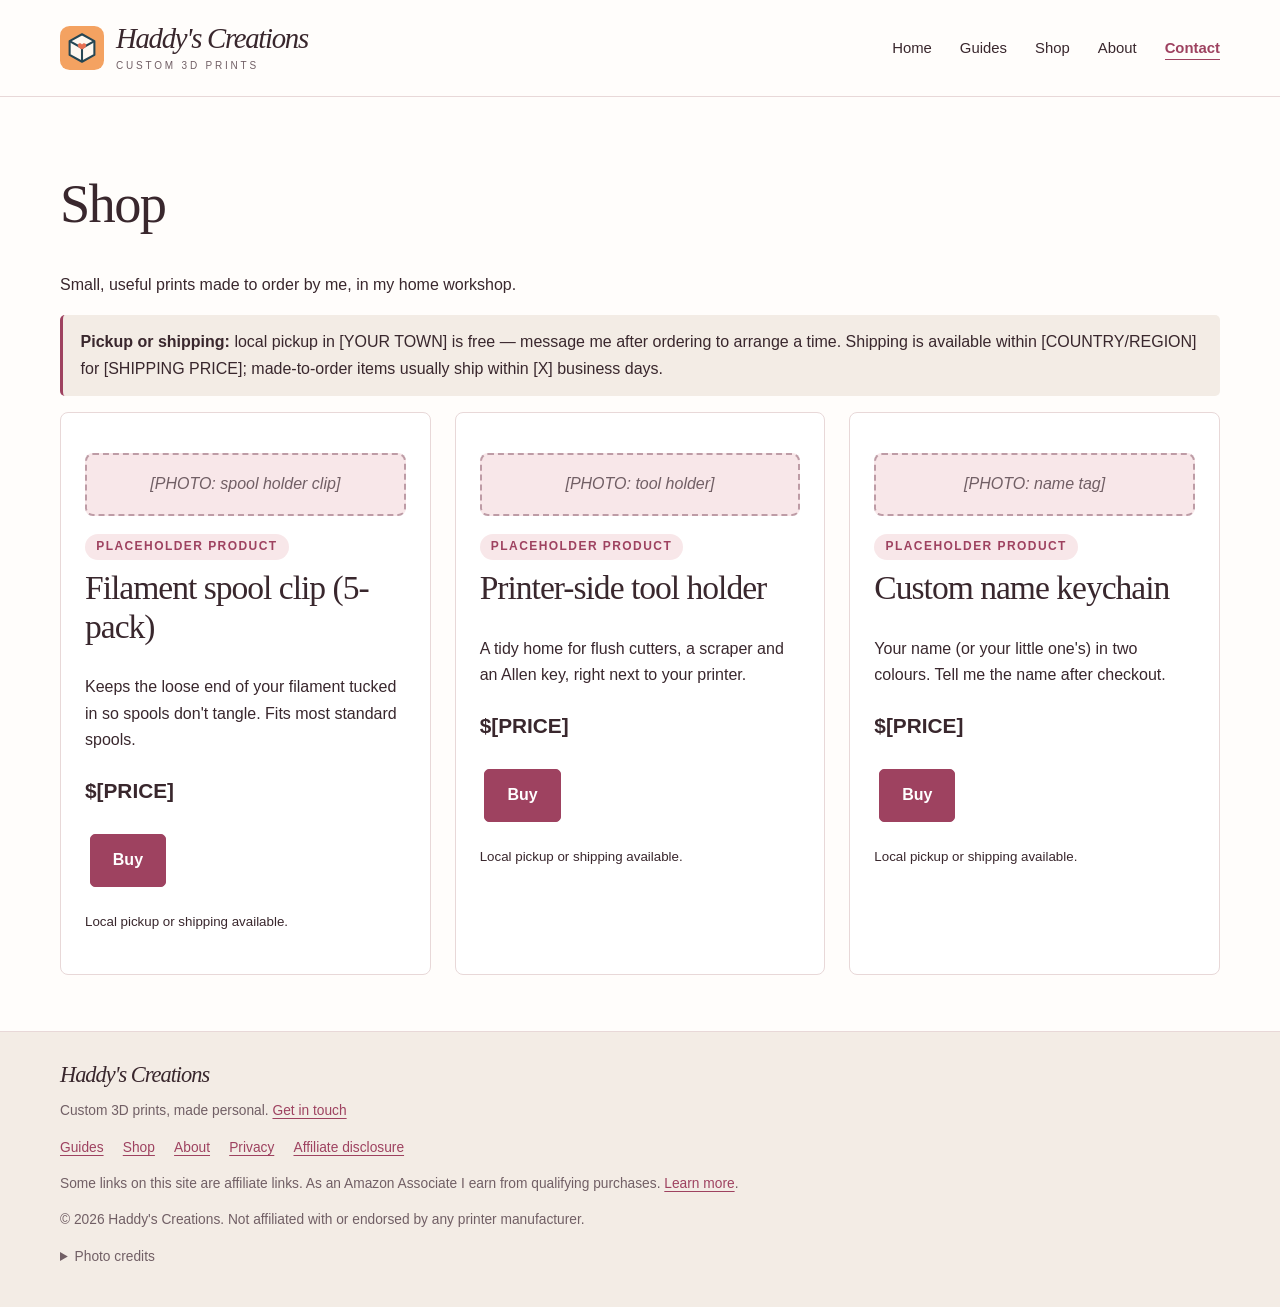
<file: shop/index.html>
<!DOCTYPE html>
<html lang="en">
<head>
<meta charset="utf-8">
<meta name="viewport" content="width=device-width, initial-scale=1">
<title>Shop | Haddy's Creations</title>
<meta name="description" content="Small, useful 3D printed accessories made to order. Local pickup or shipping available.">
<link rel="icon" href="../assets/logo.svg" type="image/svg+xml">
<link rel="stylesheet" href="../assets/style.css">
<script src="../assets/main.js" defer></script>
</head>
<body>
<!-- SHARED HEADER: if you change this, change it on every page -->
<a class="skip" href="#main">Skip to content</a>
<header class="site"><div class="wrap">
<a class="brand" href="../"><img src="../assets/logo.svg" alt=""><span class="brand-text">Haddy's Creations<small>Custom 3D prints</small></span></a>
<button class="menu-btn" aria-expanded="false" aria-label="Menu">☰ Menu</button>
<nav aria-label="Main navigation"><ul><li><a href="../">Home</a></li><li><a href="../guides/">Guides</a></li><li><a href="../shop/">Shop</a></li><li><a href="../about/">About</a></li><li><a class="nav-call" href="../contact/">Contact</a></li></ul></nav>
</div></header>
<main id="main"><div class="wrap">
<h1>Shop</h1>
<p>Small, useful prints made to order by me, in my home workshop.</p>
<p class="note"><strong>Pickup or shipping:</strong> local pickup in [YOUR TOWN] is free &mdash; message me after ordering to arrange a time. Shipping is available within [COUNTRY/REGION] for [SHIPPING PRICE]; made-to-order items usually ship within [X] business days.</p>
<!-- EDITABLE PLACEHOLDERS: replace names, photos, prices and Stripe links before launch -->
<div class="grid">
<div class="card"><div class="placeholder">[PHOTO: spool holder clip]</div><span class="tag">Placeholder product</span><h2>Filament spool clip (5-pack)</h2><p>Keeps the loose end of your filament tucked in so spools don't tangle. Fits most standard spools.</p><p class="price">$[PRICE]</p><a class="btn" href="#stripe-payment-link-TODO">Buy</a><!-- TODO: replace with Stripe Payment Link --><p><small>Local pickup or shipping available.</small></p></div>
<div class="card"><div class="placeholder">[PHOTO: tool holder]</div><span class="tag">Placeholder product</span><h2>Printer-side tool holder</h2><p>A tidy home for flush cutters, a scraper and an Allen key, right next to your printer.</p><p class="price">$[PRICE]</p><a class="btn" href="#stripe-payment-link-TODO">Buy</a><!-- TODO: replace with Stripe Payment Link --><p><small>Local pickup or shipping available.</small></p></div>
<div class="card"><div class="placeholder">[PHOTO: name tag]</div><span class="tag">Placeholder product</span><h2>Custom name keychain</h2><p>Your name (or your little one's) in two colours. Tell me the name after checkout.</p><p class="price">$[PRICE]</p><a class="btn" href="#stripe-payment-link-TODO">Buy</a><!-- TODO: replace with Stripe Payment Link --><p><small>Local pickup or shipping available.</small></p></div>
</div>
</div></main>
<!-- SHARED FOOTER -->
<footer class="site"><div class="wrap">
<div><a class="brand" href="../"><span class="brand-text">Haddy's Creations</span></a><p>Custom 3D prints, made personal. <a href="../contact/">Get in touch</a></p></div>
<ul><li><a href="../guides/">Guides</a></li><li><a href="../shop/">Shop</a></li><li><a href="../about/">About</a></li><li><a href="../privacy/">Privacy</a></li><li><a href="../disclosure/">Affiliate disclosure</a></li></ul>
<p>Some links on this site are affiliate links. As an Amazon Associate I earn from qualifying purchases. <a href="../disclosure/">Learn more</a>.</p>
<p>&copy; <span id="year">2026</span> Haddy's Creations. Not affiliated with or endorsed by any printer manufacturer.</p>
<details><summary>Photo credits</summary><p>Stock inspiration photographs from Unsplash.</p><a href="https://unsplash.com/photos/a-purple-vase-sitting-on-top-of-a-gray-floor-C165O0AD8Ec" target="_blank" rel="noopener noreferrer">Vase · David Clode</a><a href="https://unsplash.com/photos/a-red-rose-sits-in-a-black-origami-vase-3gQTpHwu73E" target="_blank" rel="noopener noreferrer">Rose · Snapmaker</a><a href="https://unsplash.com/photos/a-black-and-silver-vase-sitting-on-top-of-a-tiled-floor-Jnf_DO5H6fE" target="_blank" rel="noopener noreferrer">Cat · Snapmaker</a></details>
</div></footer>
</body>
</html>
</file>
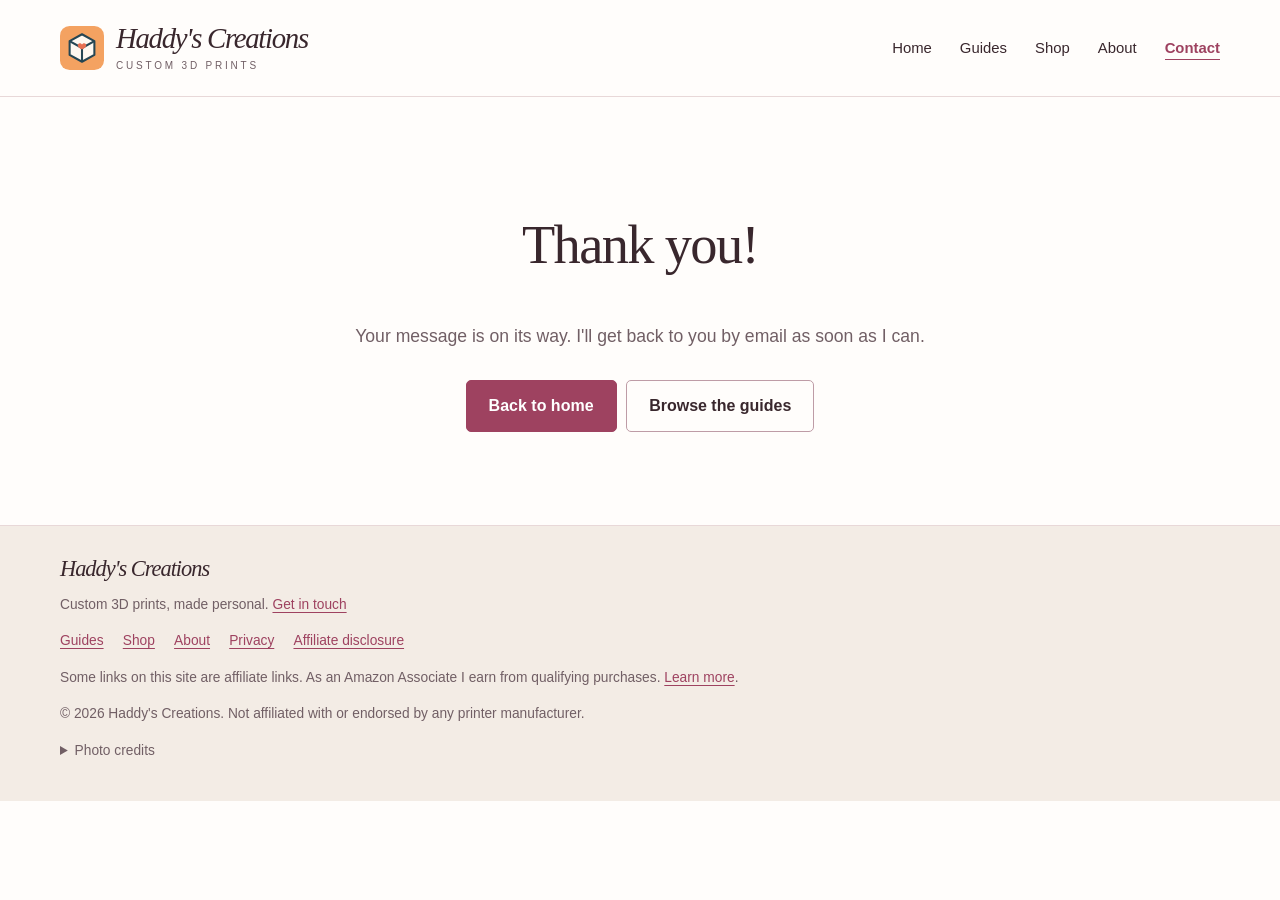
<file: thanks/index.html>
<!DOCTYPE html>
<html lang="en">
<head>
<meta charset="utf-8">
<meta name="viewport" content="width=device-width, initial-scale=1">
<title>Thank You | Haddy's Creations</title>
<meta name="description" content="Thanks for your message to Haddy's Creations.">
<link rel="icon" href="../assets/logo.svg" type="image/svg+xml">
<link rel="stylesheet" href="../assets/style.css">
<script src="../assets/main.js" defer></script>
</head>
<body>
<!-- SHARED HEADER: if you change this, change it on every page -->
<a class="skip" href="#main">Skip to content</a>
<header class="site"><div class="wrap">
<a class="brand" href="../"><img src="../assets/logo.svg" alt=""><span class="brand-text">Haddy's Creations<small>Custom 3D prints</small></span></a>
<button class="menu-btn" aria-expanded="false" aria-label="Menu">☰ Menu</button>
<nav aria-label="Main navigation"><ul><li><a href="../">Home</a></li><li><a href="../guides/">Guides</a></li><li><a href="../shop/">Shop</a></li><li><a href="../about/">About</a></li><li><a class="nav-call" href="../contact/">Contact</a></li></ul></nav>
</div></header>
<main id="main"><div class="wrap">
<section class="hero"><h1>Thank you!</h1><p>Your message is on its way. I'll get back to you by email as soon as I can.</p><a class="btn" href="../">Back to home</a><a class="btn alt" href="../guides/">Browse the guides</a></section></div></main>
<!-- SHARED FOOTER -->
<footer class="site"><div class="wrap">
<div><a class="brand" href="../"><span class="brand-text">Haddy's Creations</span></a><p>Custom 3D prints, made personal. <a href="../contact/">Get in touch</a></p></div>
<ul><li><a href="../guides/">Guides</a></li><li><a href="../shop/">Shop</a></li><li><a href="../about/">About</a></li><li><a href="../privacy/">Privacy</a></li><li><a href="../disclosure/">Affiliate disclosure</a></li></ul>
<p>Some links on this site are affiliate links. As an Amazon Associate I earn from qualifying purchases. <a href="../disclosure/">Learn more</a>.</p>
<p>&copy; <span id="year">2026</span> Haddy's Creations. Not affiliated with or endorsed by any printer manufacturer.</p>
<details><summary>Photo credits</summary><p>Stock inspiration photographs from Unsplash.</p><a href="https://unsplash.com/photos/a-purple-vase-sitting-on-top-of-a-gray-floor-C165O0AD8Ec" target="_blank" rel="noopener noreferrer">Vase · David Clode</a><a href="https://unsplash.com/photos/a-red-rose-sits-in-a-black-origami-vase-3gQTpHwu73E" target="_blank" rel="noopener noreferrer">Rose · Snapmaker</a><a href="https://unsplash.com/photos/a-black-and-silver-vase-sitting-on-top-of-a-tiled-floor-Jnf_DO5H6fE" target="_blank" rel="noopener noreferrer">Cat · Snapmaker</a></details>
</div></footer>
</body>
</html>
</file>
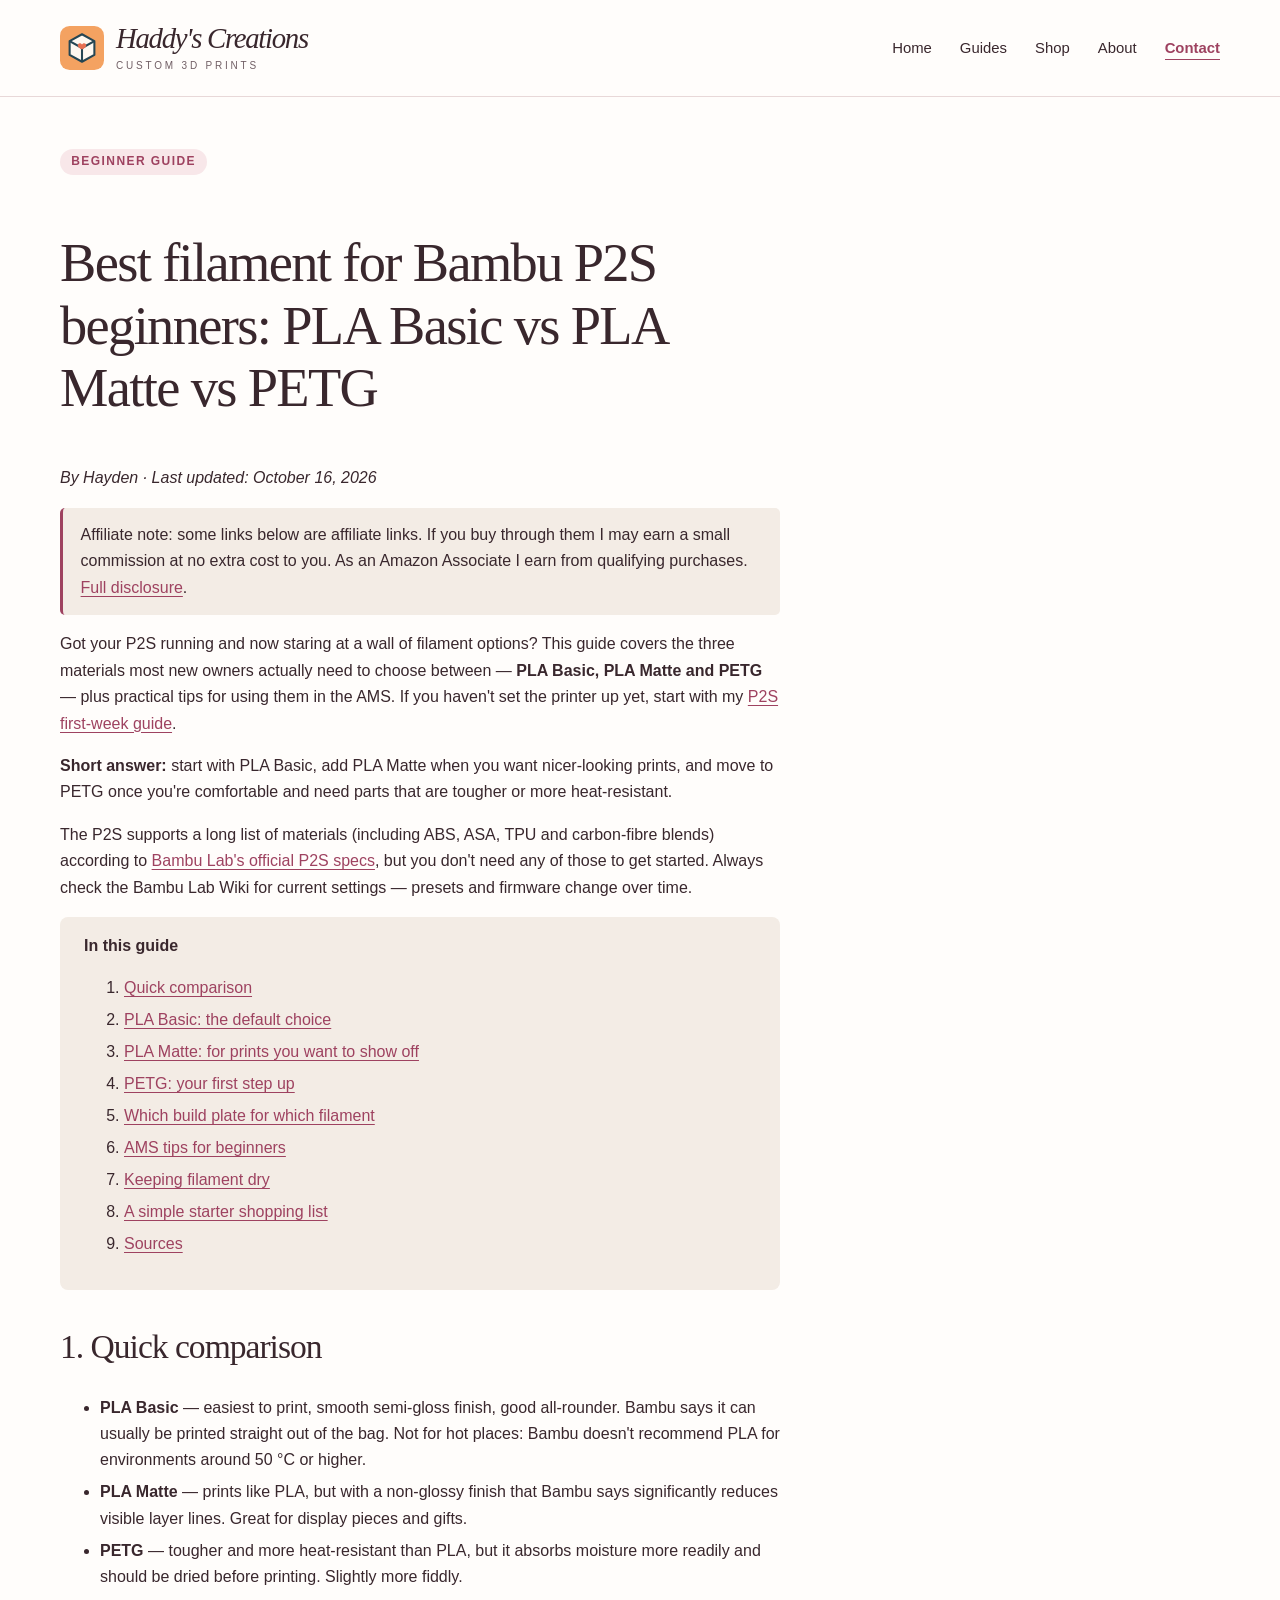
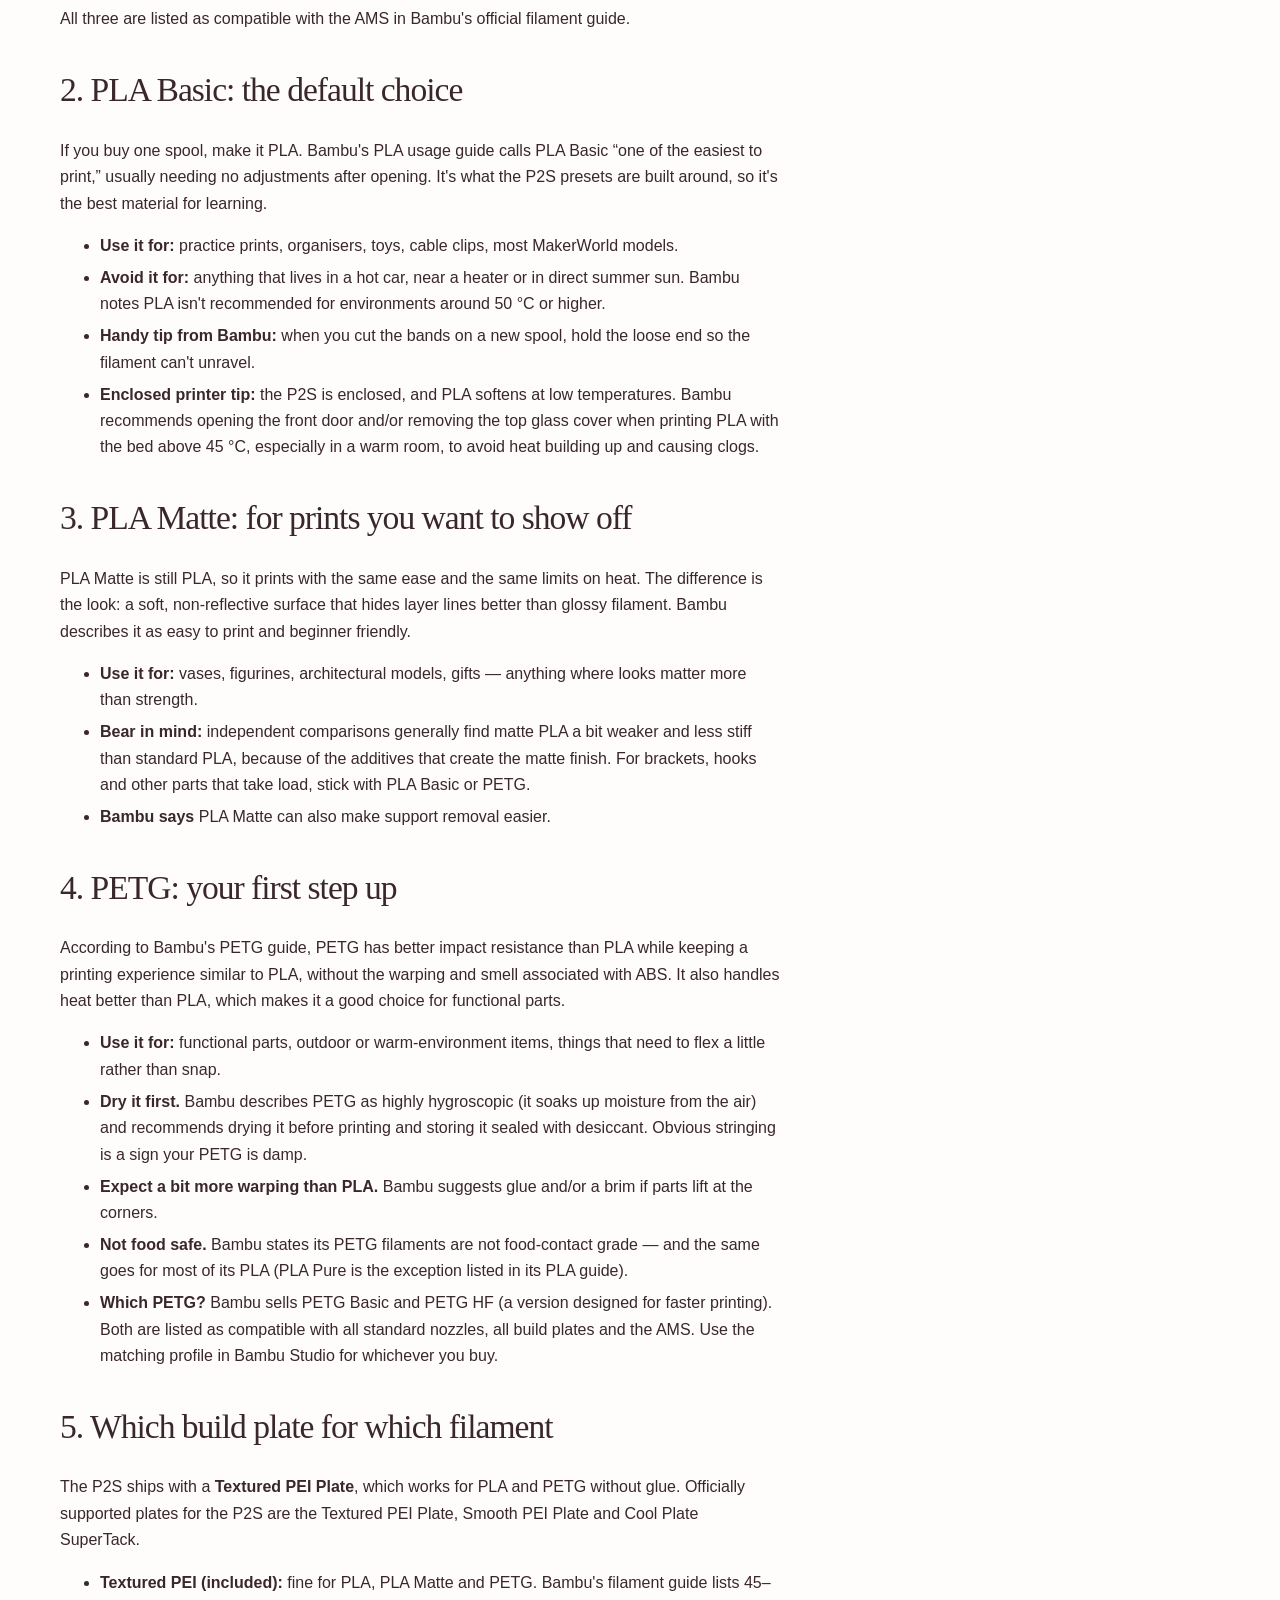
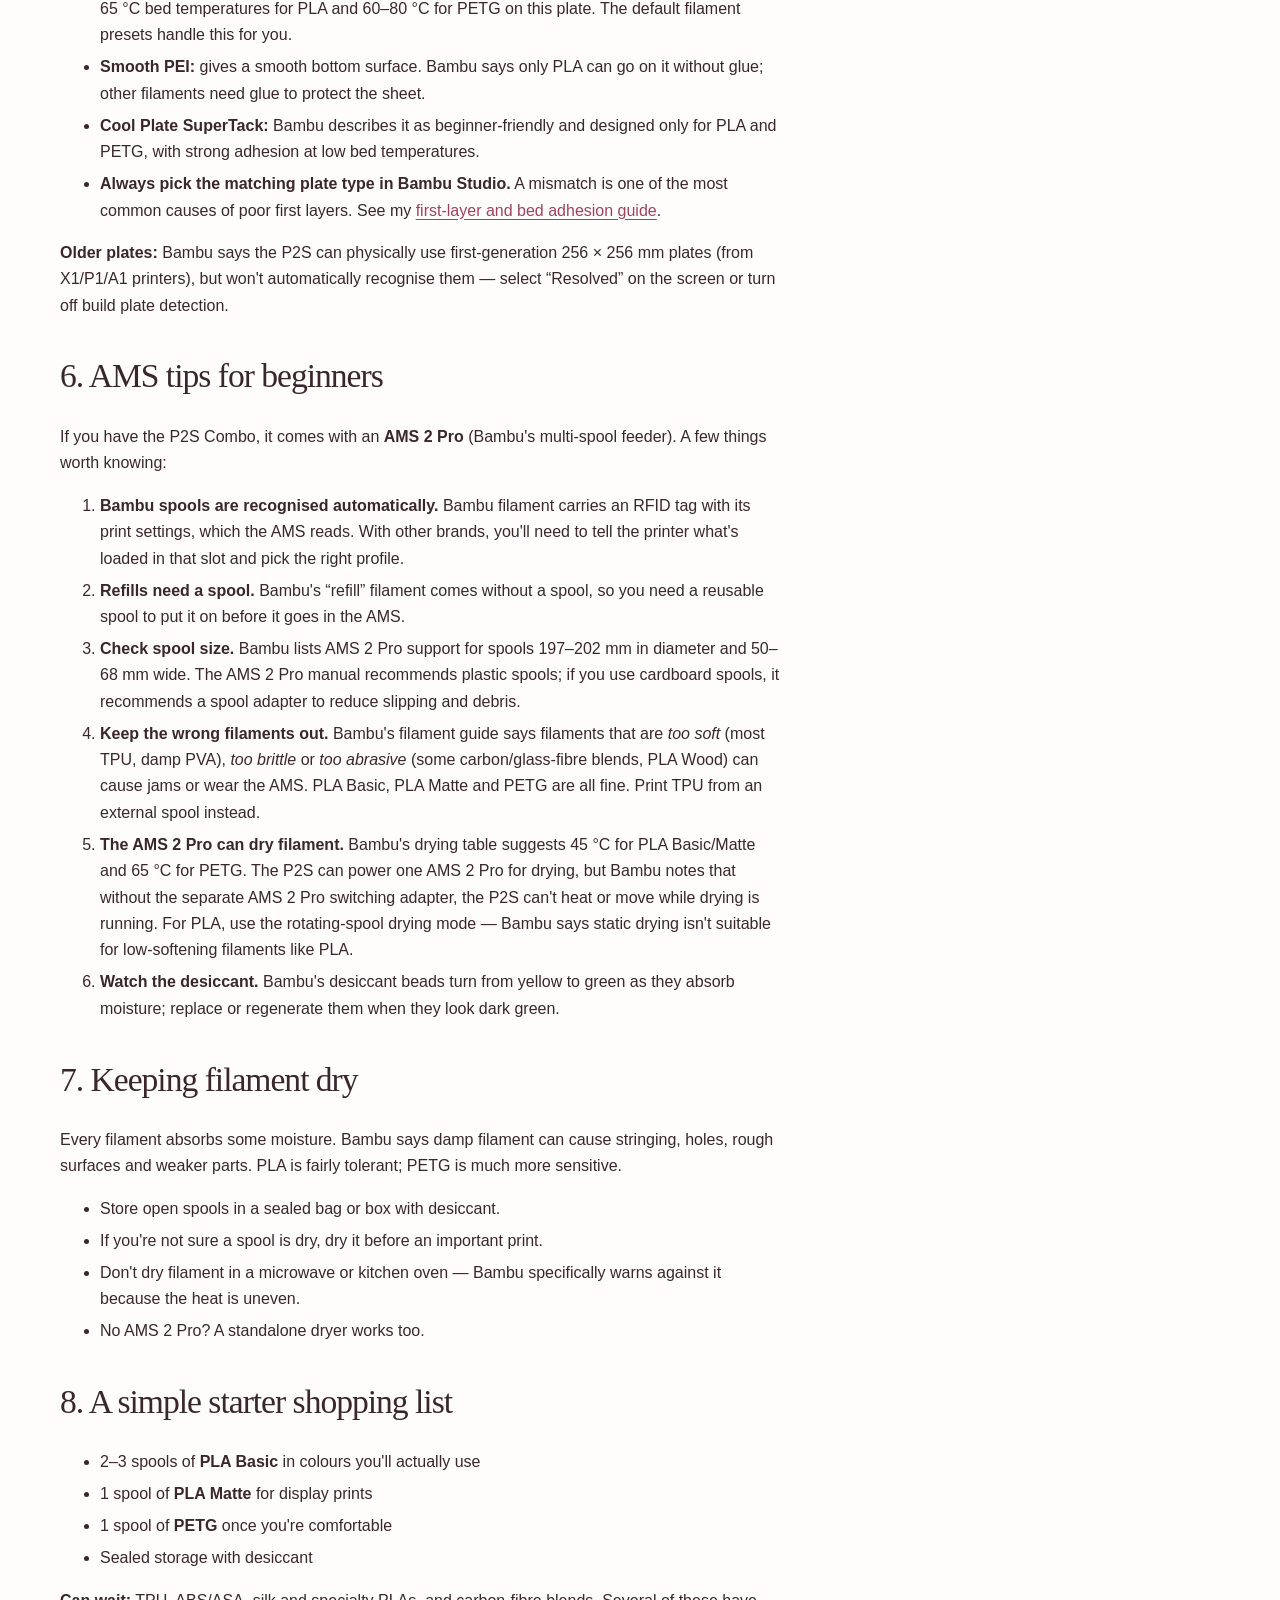
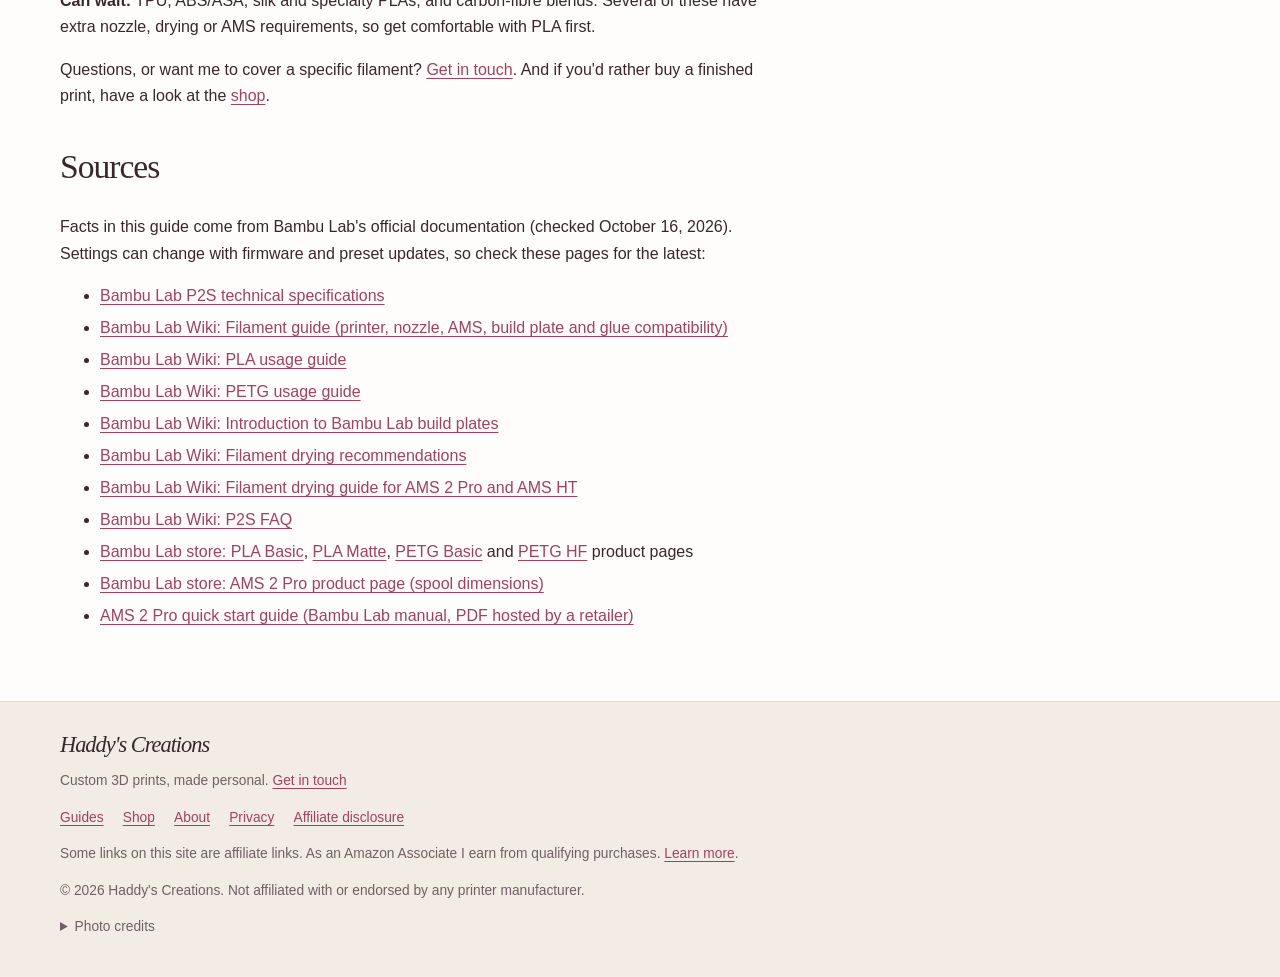
<file: guides/bambu-p2s-beginner-filaments/index.html>
<!DOCTYPE html>
<html lang="en">
<head>
<meta charset="utf-8">
<meta name="viewport" content="width=device-width, initial-scale=1">
<title>Best Filament for Bambu P2S Beginners: PLA Basic vs Matte vs PETG | Haddy's Creations</title>
<meta name="description" content="PLA Basic, PLA Matte or PETG? Which filament to buy first for your Bambu Lab P2S, which plate to use, and AMS tips for beginners.">
<link rel="icon" href="../../assets/logo.svg" type="image/svg+xml">
<link rel="stylesheet" href="../../assets/style.css">
<script src="../../assets/main.js" defer></script>
</head>
<body>
<!-- SHARED HEADER: if you change this, change it on every page -->
<a class="skip" href="#main">Skip to content</a>
<header class="site"><div class="wrap">
<a class="brand" href="../../"><img src="../../assets/logo.svg" alt=""><span class="brand-text">Haddy's Creations<small>Custom 3D prints</small></span></a>
<button class="menu-btn" aria-expanded="false" aria-label="Menu">☰ Menu</button>
<nav aria-label="Main navigation"><ul><li><a href="../../">Home</a></li><li><a href="../../guides/">Guides</a></li><li><a href="../../shop/">Shop</a></li><li><a href="../../about/">About</a></li><li><a class="nav-call" href="../../contact/">Contact</a></li></ul></nav>
</div></header>
<main id="main"><div class="wrap">
<article>
<p class="tag">Beginner guide</p>
<h1>Best filament for Bambu P2S beginners: PLA Basic vs PLA Matte vs PETG</h1>
<p><em>By Hayden &middot; Last updated: October 16, 2026</em></p>
<p class="note">Affiliate note: some links below are affiliate links. If you buy through them I may earn a small commission at no extra cost to you. As an Amazon Associate I earn from qualifying purchases. <a href="../../disclosure/">Full disclosure</a>.</p>
<p>Got your P2S running and now staring at a wall of filament options? This guide covers the three materials most new owners actually need to choose between &mdash; <strong>PLA Basic, PLA Matte and PETG</strong> &mdash; plus practical tips for using them in the AMS. If you haven't set the printer up yet, start with my <a href="../bambu-p2s-first-week/">P2S first-week guide</a>.</p>
<p><strong>Short answer:</strong> start with PLA Basic, add PLA Matte when you want nicer-looking prints, and move to PETG once you're comfortable and need parts that are tougher or more heat-resistant.</p>
<p>The P2S supports a long list of materials (including ABS, ASA, TPU and carbon-fibre blends) according to <a href="https://bambulab.com/en/p2s/specs" target="_blank" rel="noopener noreferrer">Bambu Lab's official P2S specs</a>, but you don't need any of those to get started. Always check the Bambu Lab Wiki for current settings &mdash; presets and firmware change over time.</p>
<div class="toc"><strong>In this guide</strong><ol><li><a href="#quick-compare">Quick comparison</a></li><li><a href="#pla-basic">PLA Basic: the default choice</a></li><li><a href="#pla-matte">PLA Matte: for prints you want to show off</a></li><li><a href="#petg">PETG: your first step up</a></li><li><a href="#plates">Which build plate for which filament</a></li><li><a href="#ams">AMS tips for beginners</a></li><li><a href="#storage">Keeping filament dry</a></li><li><a href="#starter-kit">A simple starter shopping list</a></li><li><a href="#sources">Sources</a></li></ol></div>

<h2 id="quick-compare">1. Quick comparison</h2>
<ul>
<li><strong>PLA Basic</strong> &mdash; easiest to print, smooth semi-gloss finish, good all-rounder. Bambu says it can usually be printed straight out of the bag. Not for hot places: Bambu doesn't recommend PLA for environments around 50&nbsp;&deg;C or higher.</li>
<li><strong>PLA Matte</strong> &mdash; prints like PLA, but with a non-glossy finish that Bambu says significantly reduces visible layer lines. Great for display pieces and gifts.</li>
<li><strong>PETG</strong> &mdash; tougher and more heat-resistant than PLA, but it absorbs moisture more readily and should be dried before printing. Slightly more fiddly.</li>
</ul>
<p>All three are listed as compatible with the AMS in Bambu's official filament guide.</p>

<h2 id="pla-basic">2. PLA Basic: the default choice</h2>
<p>If you buy one spool, make it PLA. Bambu's PLA usage guide calls PLA Basic &ldquo;one of the easiest to print,&rdquo; usually needing no adjustments after opening. It's what the P2S presets are built around, so it's the best material for learning.</p>
<ul>
<li><strong>Use it for:</strong> practice prints, organisers, toys, cable clips, most MakerWorld models.</li>
<li><strong>Avoid it for:</strong> anything that lives in a hot car, near a heater or in direct summer sun. Bambu notes PLA isn't recommended for environments around 50&nbsp;&deg;C or higher.</li>
<li><strong>Handy tip from Bambu:</strong> when you cut the bands on a new spool, hold the loose end so the filament can't unravel.</li>
<li><strong>Enclosed printer tip:</strong> the P2S is enclosed, and PLA softens at low temperatures. Bambu recommends opening the front door and/or removing the top glass cover when printing PLA with the bed above 45&nbsp;&deg;C, especially in a warm room, to avoid heat building up and causing clogs.</li>
</ul>
<!-- TODO: replace #affiliate-bambu-pla-basic with your real affiliate link -->

<h2 id="pla-matte">3. PLA Matte: for prints you want to show off</h2>
<p>PLA Matte is still PLA, so it prints with the same ease and the same limits on heat. The difference is the look: a soft, non-reflective surface that hides layer lines better than glossy filament. Bambu describes it as easy to print and beginner friendly.</p>
<ul>
<li><strong>Use it for:</strong> vases, figurines, architectural models, gifts &mdash; anything where looks matter more than strength.</li>
<li><strong>Bear in mind:</strong> independent comparisons generally find matte PLA a bit weaker and less stiff than standard PLA, because of the additives that create the matte finish. For brackets, hooks and other parts that take load, stick with PLA Basic or PETG.</li>
<li><strong>Bambu says</strong> PLA Matte can also make support removal easier.</li>
</ul>
<!-- TODO (Hayden): add a sentence about your own experience with PLA Matte on the P2S, only if you've printed with it. -->
<!-- TODO: replace #affiliate-bambu-pla-matte with your real affiliate link -->

<h2 id="petg">4. PETG: your first step up</h2>
<p>According to Bambu's PETG guide, PETG has better impact resistance than PLA while keeping a printing experience similar to PLA, without the warping and smell associated with ABS. It also handles heat better than PLA, which makes it a good choice for functional parts.</p>
<ul>
<li><strong>Use it for:</strong> functional parts, outdoor or warm-environment items, things that need to flex a little rather than snap.</li>
<li><strong>Dry it first.</strong> Bambu describes PETG as highly hygroscopic (it soaks up moisture from the air) and recommends drying it before printing and storing it sealed with desiccant. Obvious stringing is a sign your PETG is damp.</li>
<li><strong>Expect a bit more warping than PLA.</strong> Bambu suggests glue and/or a brim if parts lift at the corners.</li>
<li><strong>Not food safe.</strong> Bambu states its PETG filaments are not food-contact grade &mdash; and the same goes for most of its PLA (PLA Pure is the exception listed in its PLA guide).</li>
<li><strong>Which PETG?</strong> Bambu sells PETG Basic and PETG HF (a version designed for faster printing). Both are listed as compatible with all standard nozzles, all build plates and the AMS. Use the matching profile in Bambu Studio for whichever you buy.</li>
</ul>
<!-- TODO: replace #affiliate-bambu-petg with your real affiliate link -->

<h2 id="plates">5. Which build plate for which filament</h2>
<p>The P2S ships with a <strong>Textured PEI Plate</strong>, which works for PLA and PETG without glue. Officially supported plates for the P2S are the Textured PEI Plate, Smooth PEI Plate and Cool Plate SuperTack.</p>
<ul>
<li><strong>Textured PEI (included):</strong> fine for PLA, PLA Matte and PETG. Bambu's filament guide lists 45&ndash;65&nbsp;&deg;C bed temperatures for PLA and 60&ndash;80&nbsp;&deg;C for PETG on this plate. The default filament presets handle this for you.</li>
<li><strong>Smooth PEI:</strong> gives a smooth bottom surface. Bambu says only PLA can go on it without glue; other filaments need glue to protect the sheet.</li>
<li><strong>Cool Plate SuperTack:</strong> Bambu describes it as beginner-friendly and designed only for PLA and PETG, with strong adhesion at low bed temperatures.</li>
<li><strong>Always pick the matching plate type in Bambu Studio.</strong> A mismatch is one of the most common causes of poor first layers. See my <a href="../bambu-p2s-first-layer-adhesion/">first-layer and bed adhesion guide</a>.</li>
</ul>
<p><strong>Older plates:</strong> Bambu says the P2S can physically use first-generation 256&nbsp;&times;&nbsp;256&nbsp;mm plates (from X1/P1/A1 printers), but won't automatically recognise them &mdash; select &ldquo;Resolved&rdquo; on the screen or turn off build plate detection.</p>
<!-- TODO: replace #affiliate-supertack-plate with your real affiliate link; make sure it's the 2nd-generation (P2S-compatible) version -->

<h2 id="ams">6. AMS tips for beginners</h2>
<p>If you have the P2S Combo, it comes with an <strong>AMS 2 Pro</strong> (Bambu's multi-spool feeder). A few things worth knowing:</p>
<ol>
<li><strong>Bambu spools are recognised automatically.</strong> Bambu filament carries an RFID tag with its print settings, which the AMS reads. With other brands, you'll need to tell the printer what's loaded in that slot and pick the right profile.</li>
<li><strong>Refills need a spool.</strong> Bambu's &ldquo;refill&rdquo; filament comes without a spool, so you need a reusable spool to put it on before it goes in the AMS. <!-- TODO: replace #affiliate-reusable-spool with your real affiliate link --></li>
<li><strong>Check spool size.</strong> Bambu lists AMS 2 Pro support for spools 197&ndash;202&nbsp;mm in diameter and 50&ndash;68&nbsp;mm wide. The AMS 2 Pro manual recommends plastic spools; if you use cardboard spools, it recommends a spool adapter to reduce slipping and debris. <!-- TODO: replace #affiliate-cardboard-spool-adapter with your real affiliate link (or link a free MakerWorld adapter model instead) --></li>
<li><strong>Keep the wrong filaments out.</strong> Bambu's filament guide says filaments that are <em>too soft</em> (most TPU, damp PVA), <em>too brittle</em> or <em>too abrasive</em> (some carbon/glass-fibre blends, PLA Wood) can cause jams or wear the AMS. PLA Basic, PLA Matte and PETG are all fine. Print TPU from an external spool instead.</li>
<li><strong>The AMS 2 Pro can dry filament.</strong> Bambu's drying table suggests 45&nbsp;&deg;C for PLA Basic/Matte and 65&nbsp;&deg;C for PETG. The P2S can power one AMS 2 Pro for drying, but Bambu notes that without the separate AMS 2 Pro switching adapter, the P2S can't heat or move while drying is running. For PLA, use the rotating-spool drying mode &mdash; Bambu says static drying isn't suitable for low-softening filaments like PLA.</li>
<li><strong>Watch the desiccant.</strong> Bambu's desiccant beads turn from yellow to green as they absorb moisture; replace or regenerate them when they look dark green.</li>
</ol>

<h2 id="storage">7. Keeping filament dry</h2>
<p>Every filament absorbs some moisture. Bambu says damp filament can cause stringing, holes, rough surfaces and weaker parts. PLA is fairly tolerant; PETG is much more sensitive.</p>
<ul>
<li>Store open spools in a sealed bag or box with desiccant. <!-- TODO: replace with real affiliate link --></li>
<li>If you're not sure a spool is dry, dry it before an important print.</li>
<li>Don't dry filament in a microwave or kitchen oven &mdash; Bambu specifically warns against it because the heat is uneven.</li>
<li>No AMS 2 Pro? A standalone dryer works too. <!-- TODO: replace with real affiliate link --></li>
</ul>

<h2 id="starter-kit">8. A simple starter shopping list</h2>
<ul>
<li>2&ndash;3 spools of <strong>PLA Basic</strong> in colours you'll actually use<!-- TODO: replace with real affiliate link --></li>
<li>1 spool of <strong>PLA Matte</strong> for display prints<!-- TODO: replace with real affiliate link --></li>
<li>1 spool of <strong>PETG</strong> once you're comfortable<!-- TODO: replace with real affiliate link --></li>
<li>Sealed storage with desiccant<!-- TODO: replace with real affiliate link --></li>
</ul>
<p><strong>Can wait:</strong> TPU, ABS/ASA, silk and specialty PLAs, and carbon-fibre blends. Several of these have extra nozzle, drying or AMS requirements, so get comfortable with PLA first.</p>
<p>Questions, or want me to cover a specific filament? <a href="../../contact/">Get in touch</a>. And if you'd rather buy a finished print, have a look at the <a href="../../shop/">shop</a>.</p>

<h2 id="sources">Sources</h2>
<p>Facts in this guide come from Bambu Lab's official documentation (checked October 16, 2026). Settings can change with firmware and preset updates, so check these pages for the latest:</p>
<ul>
<li><a href="https://bambulab.com/en/p2s/specs" target="_blank" rel="noopener noreferrer">Bambu Lab P2S technical specifications</a></li>
<li><a href="https://wiki.bambulab.com/en/general/filament-guide-material-table" target="_blank" rel="noopener noreferrer">Bambu Lab Wiki: Filament guide (printer, nozzle, AMS, build plate and glue compatibility)</a></li>
<li><a href="https://wiki.bambulab.com/en/filament/pla" target="_blank" rel="noopener noreferrer">Bambu Lab Wiki: PLA usage guide</a></li>
<li><a href="https://wiki.bambulab.com/en/filament/petg" target="_blank" rel="noopener noreferrer">Bambu Lab Wiki: PETG usage guide</a></li>
<li><a href="https://wiki.bambulab.com/en/filament-acc/acc/plates" target="_blank" rel="noopener noreferrer">Bambu Lab Wiki: Introduction to Bambu Lab build plates</a></li>
<li><a href="https://wiki.bambulab.com/en/filament-acc/filament/dry-filament" target="_blank" rel="noopener noreferrer">Bambu Lab Wiki: Filament drying recommendations</a></li>
<li><a href="https://wiki.bambulab.com/en/ams-2-pro/manual/drying-function" target="_blank" rel="noopener noreferrer">Bambu Lab Wiki: Filament drying guide for AMS 2 Pro and AMS HT</a></li>
<li><a href="https://wiki.bambulab.com/en/p2s/manual/p2s-faq" target="_blank" rel="noopener noreferrer">Bambu Lab Wiki: P2S FAQ</a></li>
<li><a href="https://us.store.bambulab.com/products/pla-basic-filament" target="_blank" rel="noopener noreferrer">Bambu Lab store: PLA Basic</a>, <a href="https://us.store.bambulab.com/products/pla-matte" target="_blank" rel="noopener noreferrer">PLA Matte</a>, <a href="https://us.store.bambulab.com/products/petg-basic" target="_blank" rel="noopener noreferrer">PETG Basic</a> and <a href="https://us.store.bambulab.com/products/petg-hf" target="_blank" rel="noopener noreferrer">PETG HF</a> product pages</li>
<li><a href="https://us.store.bambulab.com/products/ams-2-pro" target="_blank" rel="noopener noreferrer">Bambu Lab store: AMS 2 Pro product page (spool dimensions)</a></li>
<li><a href="https://cdn-reichelt.de/documents/datenblatt/EB00/BAMBU_LAB_AMS_2_PRO_ANL-EN.pdf" target="_blank" rel="noopener noreferrer">AMS 2 Pro quick start guide (Bambu Lab manual, PDF hosted by a retailer)</a></li>
</ul>
</article>
</div></main>
<!-- SHARED FOOTER -->
<footer class="site"><div class="wrap">
<div><a class="brand" href="../../"><span class="brand-text">Haddy's Creations</span></a><p>Custom 3D prints, made personal. <a href="../../contact/">Get in touch</a></p></div>
<ul><li><a href="../../guides/">Guides</a></li><li><a href="../../shop/">Shop</a></li><li><a href="../../about/">About</a></li><li><a href="../../privacy/">Privacy</a></li><li><a href="../../disclosure/">Affiliate disclosure</a></li></ul>
<p>Some links on this site are affiliate links. As an Amazon Associate I earn from qualifying purchases. <a href="../../disclosure/">Learn more</a>.</p>
<p>&copy; <span id="year">2026</span> Haddy's Creations. Not affiliated with or endorsed by any printer manufacturer.</p>
<details><summary>Photo credits</summary><p>Stock inspiration photographs from Unsplash.</p><a href="https://unsplash.com/photos/a-purple-vase-sitting-on-top-of-a-gray-floor-C165O0AD8Ec" target="_blank" rel="noopener noreferrer">Vase · David Clode</a><a href="https://unsplash.com/photos/a-red-rose-sits-in-a-black-origami-vase-3gQTpHwu73E" target="_blank" rel="noopener noreferrer">Rose · Snapmaker</a><a href="https://unsplash.com/photos/a-black-and-silver-vase-sitting-on-top-of-a-tiled-floor-Jnf_DO5H6fE" target="_blank" rel="noopener noreferrer">Cat · Snapmaker</a></details>
</div></footer>
</body>
</html>
</file>
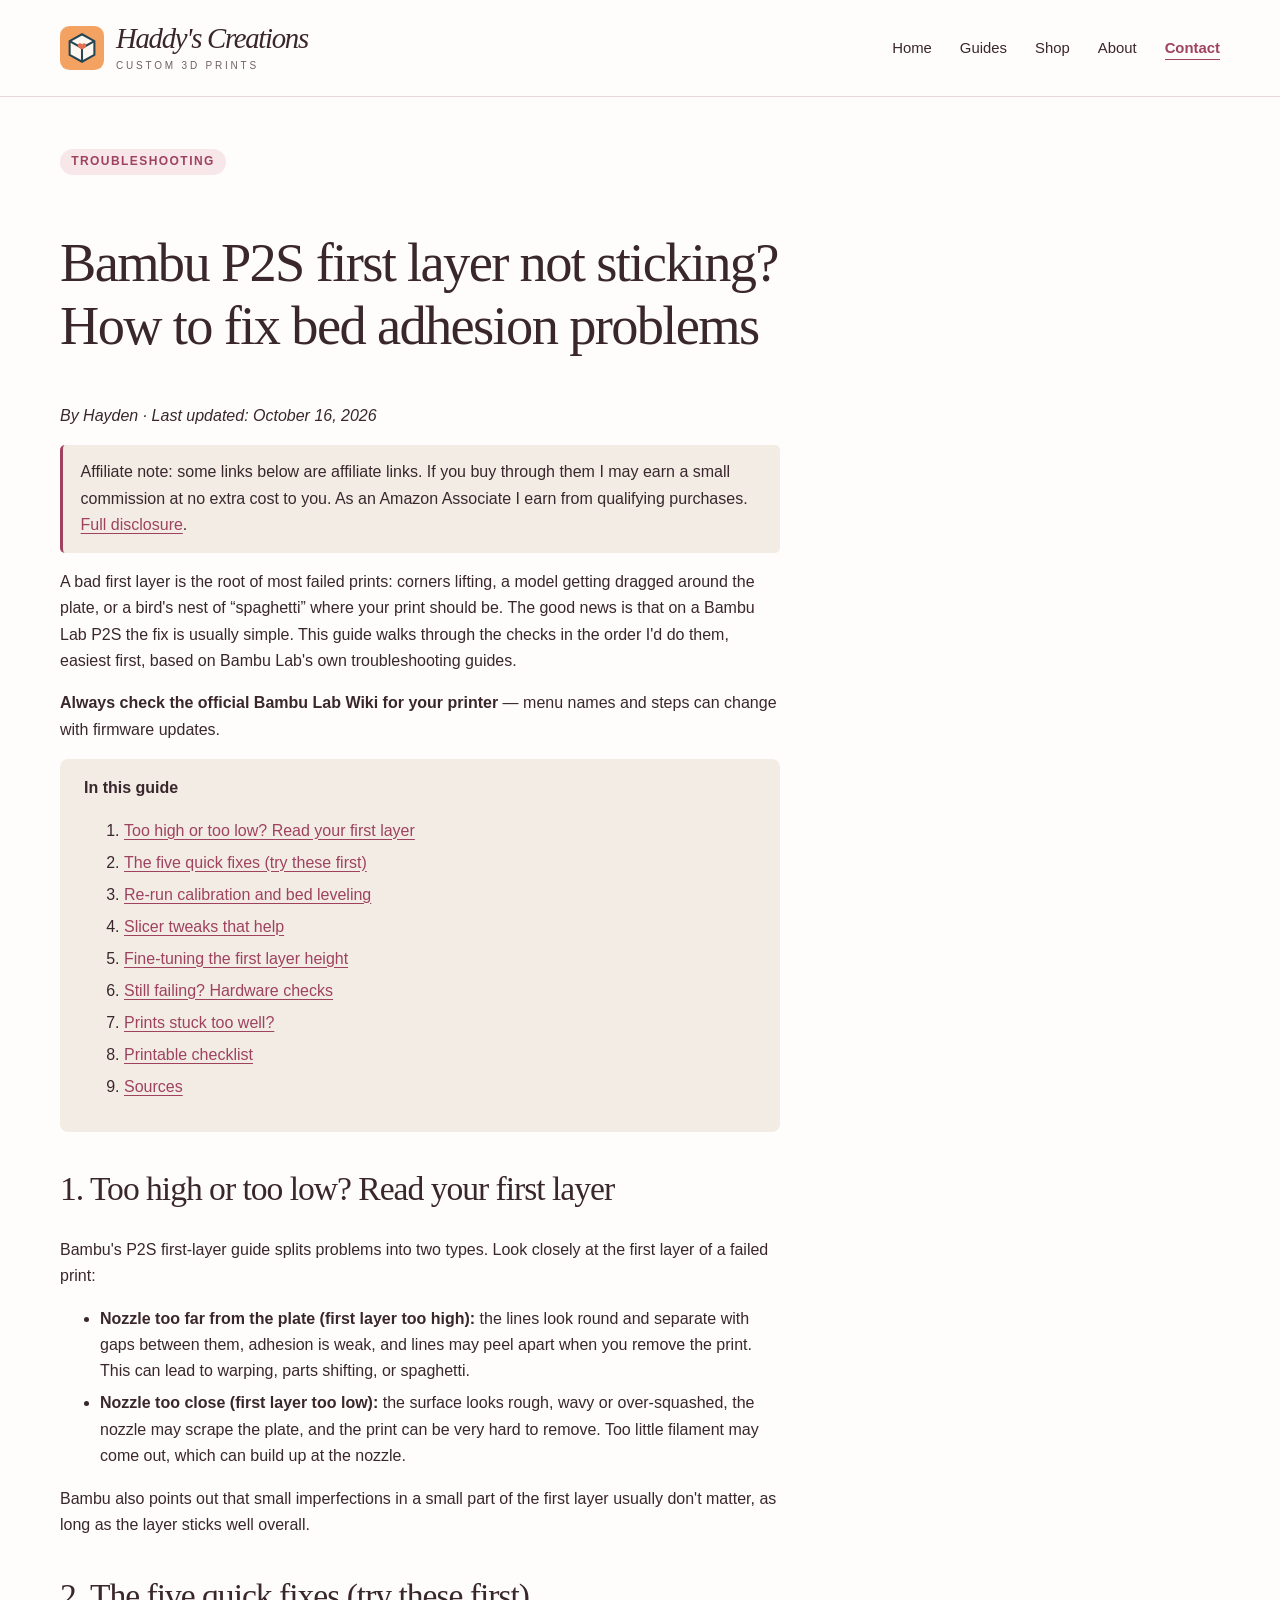
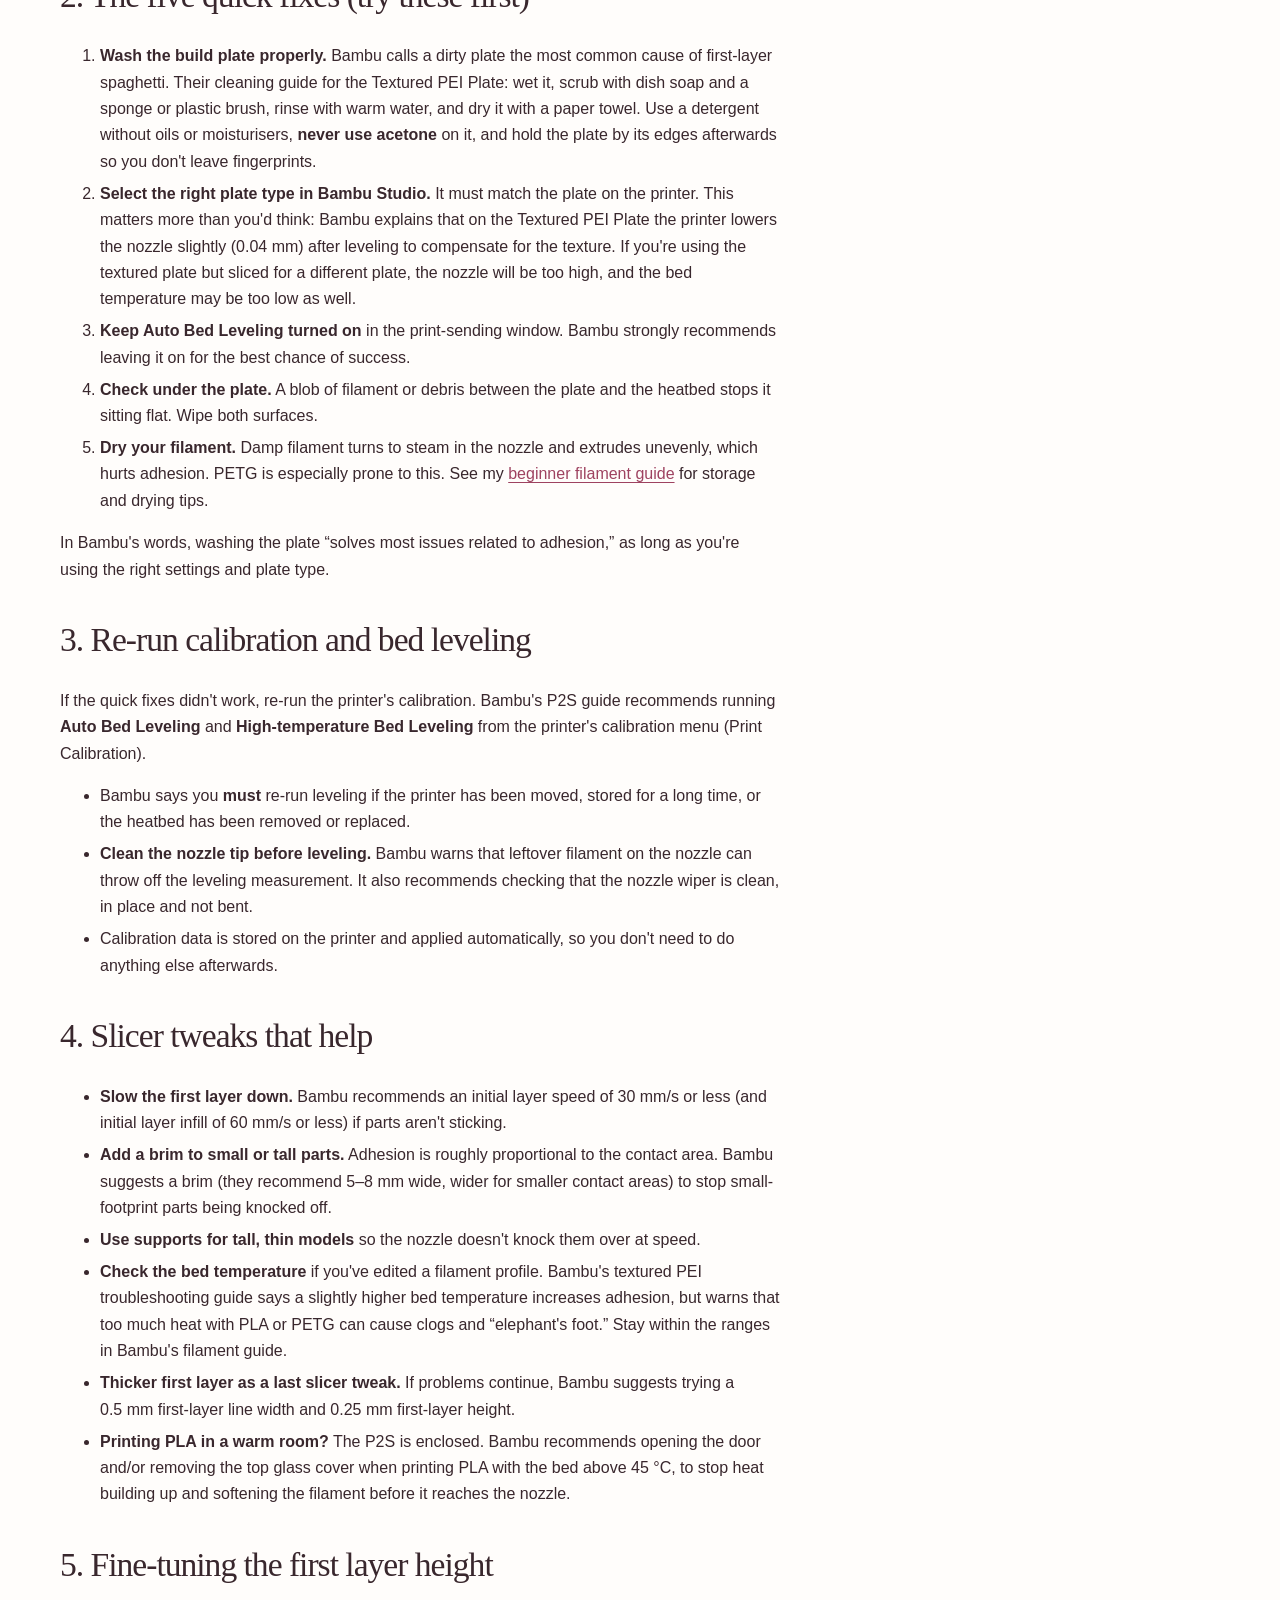
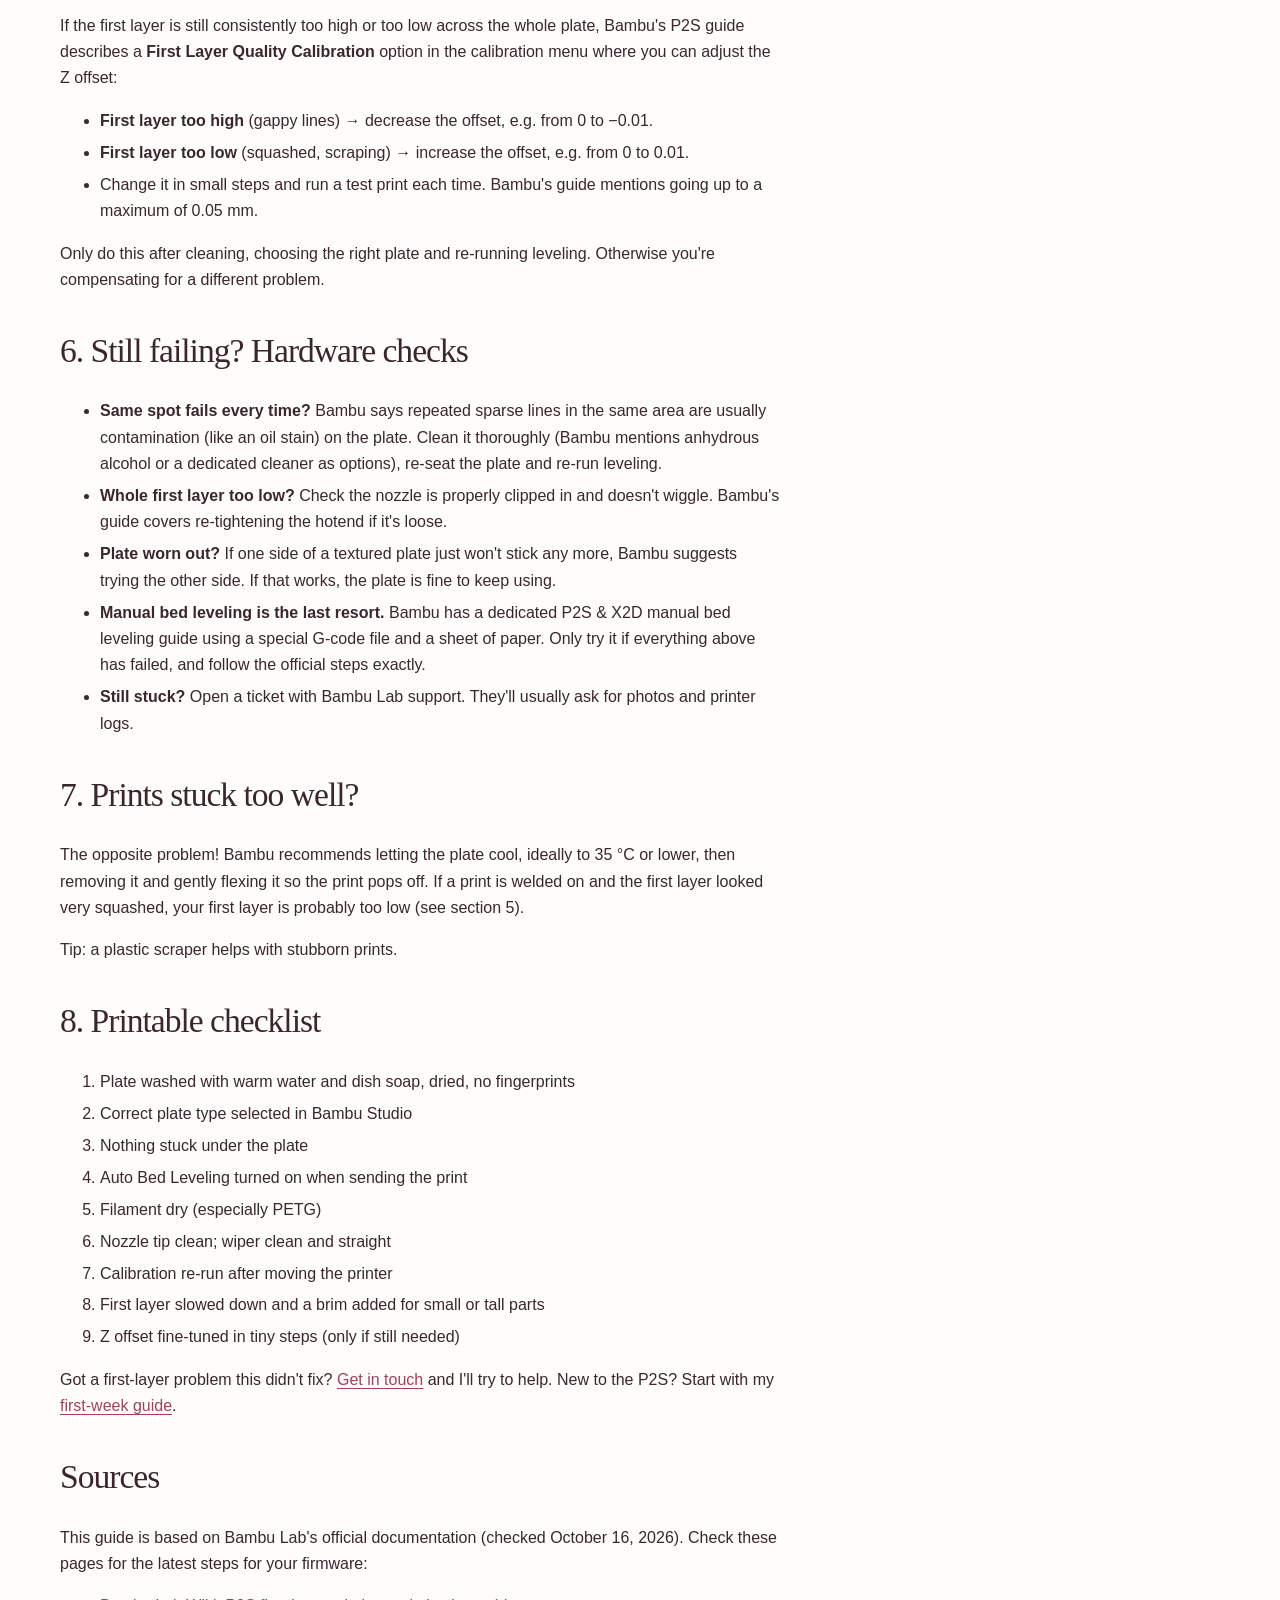
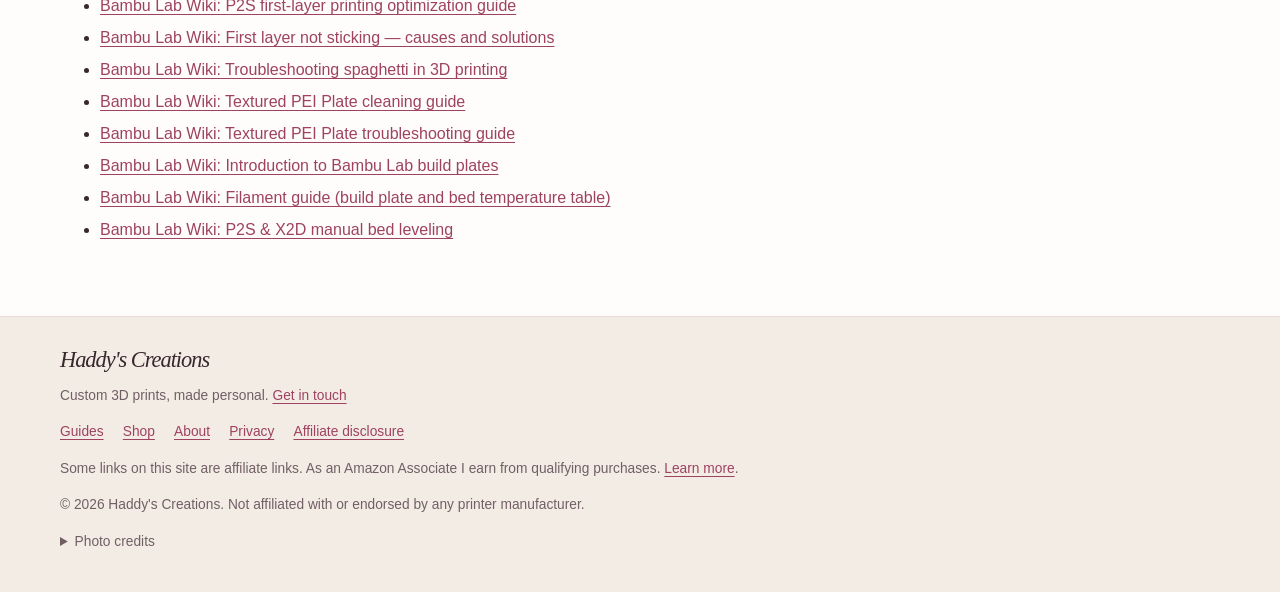
<file: guides/bambu-p2s-first-layer-adhesion/index.html>
<!DOCTYPE html>
<html lang="en">
<head>
<meta charset="utf-8">
<meta name="viewport" content="width=device-width, initial-scale=1">
<title>Bambu P2S First Layer Not Sticking? Fix Bed Adhesion | Haddy's Creations</title>
<meta name="description" content="Bambu Lab P2S first layer not sticking? Step-by-step fixes for bed adhesion: plate cleaning, plate type, leveling, slicer settings and Z offset.">
<link rel="icon" href="../../assets/logo.svg" type="image/svg+xml">
<link rel="stylesheet" href="../../assets/style.css">
<script src="../../assets/main.js" defer></script>
</head>
<body>
<!-- SHARED HEADER: if you change this, change it on every page -->
<a class="skip" href="#main">Skip to content</a>
<header class="site"><div class="wrap">
<a class="brand" href="../../"><img src="../../assets/logo.svg" alt=""><span class="brand-text">Haddy's Creations<small>Custom 3D prints</small></span></a>
<button class="menu-btn" aria-expanded="false" aria-label="Menu">☰ Menu</button>
<nav aria-label="Main navigation"><ul><li><a href="../../">Home</a></li><li><a href="../../guides/">Guides</a></li><li><a href="../../shop/">Shop</a></li><li><a href="../../about/">About</a></li><li><a class="nav-call" href="../../contact/">Contact</a></li></ul></nav>
</div></header>
<main id="main"><div class="wrap">
<article>
<p class="tag">Troubleshooting</p>
<h1>Bambu P2S first layer not sticking? How to fix bed adhesion problems</h1>
<p><em>By Hayden &middot; Last updated: October 16, 2026</em></p>
<p class="note">Affiliate note: some links below are affiliate links. If you buy through them I may earn a small commission at no extra cost to you. As an Amazon Associate I earn from qualifying purchases. <a href="../../disclosure/">Full disclosure</a>.</p>
<p>A bad first layer is the root of most failed prints: corners lifting, a model getting dragged around the plate, or a bird's nest of &ldquo;spaghetti&rdquo; where your print should be. The good news is that on a Bambu Lab P2S the fix is usually simple. This guide walks through the checks in the order I'd do them, easiest first, based on Bambu Lab's own troubleshooting guides.</p>
<p><strong>Always check the official Bambu Lab Wiki for your printer</strong> &mdash; menu names and steps can change with firmware updates.</p>
<div class="toc"><strong>In this guide</strong><ol><li><a href="#diagnose">Too high or too low? Read your first layer</a></li><li><a href="#quick-fixes">The five quick fixes (try these first)</a></li><li><a href="#calibration">Re-run calibration and bed leveling</a></li><li><a href="#slicer">Slicer tweaks that help</a></li><li><a href="#z-offset">Fine-tuning the first layer height</a></li><li><a href="#hardware">Still failing? Hardware checks</a></li><li><a href="#removal">Prints stuck too well?</a></li><li><a href="#checklist">Printable checklist</a></li><li><a href="#sources">Sources</a></li></ol></div>

<h2 id="diagnose">1. Too high or too low? Read your first layer</h2>
<p>Bambu's P2S first-layer guide splits problems into two types. Look closely at the first layer of a failed print:</p>
<ul>
<li><strong>Nozzle too far from the plate (first layer too high):</strong> the lines look round and separate with gaps between them, adhesion is weak, and lines may peel apart when you remove the print. This can lead to warping, parts shifting, or spaghetti.</li>
<li><strong>Nozzle too close (first layer too low):</strong> the surface looks rough, wavy or over-squashed, the nozzle may scrape the plate, and the print can be very hard to remove. Too little filament may come out, which can build up at the nozzle.</li>
</ul>
<p>Bambu also points out that small imperfections in a small part of the first layer usually don't matter, as long as the layer sticks well overall.</p>

<h2 id="quick-fixes">2. The five quick fixes (try these first)</h2>
<ol>
<li><strong>Wash the build plate properly.</strong> Bambu calls a dirty plate the most common cause of first-layer spaghetti. Their cleaning guide for the Textured PEI Plate: wet it, scrub with dish soap and a sponge or plastic brush, rinse with warm water, and dry it with a paper towel. Use a detergent without oils or moisturisers, <strong>never use acetone</strong> on it, and hold the plate by its edges afterwards so you don't leave fingerprints. <!-- TODO: replace #affiliate-dish-brush with your real affiliate link --></li>
<li><strong>Select the right plate type in Bambu Studio.</strong> It must match the plate on the printer. This matters more than you'd think: Bambu explains that on the Textured PEI Plate the printer lowers the nozzle slightly (0.04&nbsp;mm) after leveling to compensate for the texture. If you're using the textured plate but sliced for a different plate, the nozzle will be too high, and the bed temperature may be too low as well.</li>
<li><strong>Keep Auto Bed Leveling turned on</strong> in the print-sending window. Bambu strongly recommends leaving it on for the best chance of success.</li>
<li><strong>Check under the plate.</strong> A blob of filament or debris between the plate and the heatbed stops it sitting flat. Wipe both surfaces.</li>
<li><strong>Dry your filament.</strong> Damp filament turns to steam in the nozzle and extrudes unevenly, which hurts adhesion. PETG is especially prone to this. See my <a href="../bambu-p2s-beginner-filaments/">beginner filament guide</a> for storage and drying tips.</li>
</ol>
<p>In Bambu's words, washing the plate &ldquo;solves most issues related to adhesion,&rdquo; as long as you're using the right settings and plate type.</p>

<h2 id="calibration">3. Re-run calibration and bed leveling</h2>
<p>If the quick fixes didn't work, re-run the printer's calibration. Bambu's P2S guide recommends running <strong>Auto Bed Leveling</strong> and <strong>High-temperature Bed Leveling</strong> from the printer's calibration menu (Print Calibration).</p>
<ul>
<li>Bambu says you <strong>must</strong> re-run leveling if the printer has been moved, stored for a long time, or the heatbed has been removed or replaced.</li>
<li><strong>Clean the nozzle tip before leveling.</strong> Bambu warns that leftover filament on the nozzle can throw off the leveling measurement. It also recommends checking that the nozzle wiper is clean, in place and not bent.</li>
<li>Calibration data is stored on the printer and applied automatically, so you don't need to do anything else afterwards.</li>
</ul>

<h2 id="slicer">4. Slicer tweaks that help</h2>
<ul>
<li><strong>Slow the first layer down.</strong> Bambu recommends an initial layer speed of 30&nbsp;mm/s or less (and initial layer infill of 60&nbsp;mm/s or less) if parts aren't sticking.</li>
<li><strong>Add a brim to small or tall parts.</strong> Adhesion is roughly proportional to the contact area. Bambu suggests a brim (they recommend 5&ndash;8&nbsp;mm wide, wider for smaller contact areas) to stop small-footprint parts being knocked off.</li>
<li><strong>Use supports for tall, thin models</strong> so the nozzle doesn't knock them over at speed.</li>
<li><strong>Check the bed temperature</strong> if you've edited a filament profile. Bambu's textured PEI troubleshooting guide says a slightly higher bed temperature increases adhesion, but warns that too much heat with PLA or PETG can cause clogs and &ldquo;elephant's foot.&rdquo; Stay within the ranges in Bambu's filament guide.</li>
<li><strong>Thicker first layer as a last slicer tweak.</strong> If problems continue, Bambu suggests trying a 0.5&nbsp;mm first-layer line width and 0.25&nbsp;mm first-layer height.</li>
<li><strong>Printing PLA in a warm room?</strong> The P2S is enclosed. Bambu recommends opening the door and/or removing the top glass cover when printing PLA with the bed above 45&nbsp;&deg;C, to stop heat building up and softening the filament before it reaches the nozzle.</li>
</ul>

<h2 id="z-offset">5. Fine-tuning the first layer height</h2>
<p>If the first layer is still consistently too high or too low across the whole plate, Bambu's P2S guide describes a <strong>First Layer Quality Calibration</strong> option in the calibration menu where you can adjust the Z offset:</p>
<ul>
<li><strong>First layer too high</strong> (gappy lines) &rarr; decrease the offset, e.g. from 0 to &minus;0.01.</li>
<li><strong>First layer too low</strong> (squashed, scraping) &rarr; increase the offset, e.g. from 0 to 0.01.</li>
<li>Change it in small steps and run a test print each time. Bambu's guide mentions going up to a maximum of 0.05&nbsp;mm.</li>
</ul>
<p>Only do this after cleaning, choosing the right plate and re-running leveling. Otherwise you're compensating for a different problem.</p>

<h2 id="hardware">6. Still failing? Hardware checks</h2>
<ul>
<li><strong>Same spot fails every time?</strong> Bambu says repeated sparse lines in the same area are usually contamination (like an oil stain) on the plate. Clean it thoroughly (Bambu mentions anhydrous alcohol or a dedicated cleaner as options), re-seat the plate and re-run leveling.</li>
<li><strong>Whole first layer too low?</strong> Check the nozzle is properly clipped in and doesn't wiggle. Bambu's guide covers re-tightening the hotend if it's loose.</li>
<li><strong>Plate worn out?</strong> If one side of a textured plate just won't stick any more, Bambu suggests trying the other side. If that works, the plate is fine to keep using. <!-- TODO: replace #affiliate-textured-pei-plate with your real affiliate link; make sure it's the 2nd-generation (P2S-recognised) version --></li>
<li><strong>Manual bed leveling is the last resort.</strong> Bambu has a dedicated P2S &amp; X2D manual bed leveling guide using a special G-code file and a sheet of paper. Only try it if everything above has failed, and follow the official steps exactly.</li>
<li><strong>Still stuck?</strong> Open a ticket with Bambu Lab support. They'll usually ask for photos and printer logs.</li>
</ul>

<h2 id="removal">7. Prints stuck too well?</h2>
<p>The opposite problem! Bambu recommends letting the plate cool, ideally to 35&nbsp;&deg;C or lower, then removing it and gently flexing it so the print pops off. If a print is welded on and the first layer looked very squashed, your first layer is probably too low (see section 5).</p>
<p>Tip: a plastic scraper helps with stubborn prints.<!-- TODO: replace #affiliate-plastic-scraper with your real affiliate link --></p>

<h2 id="checklist">8. Printable checklist</h2>
<ol>
<li>Plate washed with warm water and dish soap, dried, no fingerprints</li>
<li>Correct plate type selected in Bambu Studio</li>
<li>Nothing stuck under the plate</li>
<li>Auto Bed Leveling turned on when sending the print</li>
<li>Filament dry (especially PETG)</li>
<li>Nozzle tip clean; wiper clean and straight</li>
<li>Calibration re-run after moving the printer</li>
<li>First layer slowed down and a brim added for small or tall parts</li>
<li>Z offset fine-tuned in tiny steps (only if still needed)</li>
</ol>
<p>Got a first-layer problem this didn't fix? <a href="../../contact/">Get in touch</a> and I'll try to help. New to the P2S? Start with my <a href="../bambu-p2s-first-week/">first-week guide</a>.</p>

<h2 id="sources">Sources</h2>
<p>This guide is based on Bambu Lab's official documentation (checked October 16, 2026). Check these pages for the latest steps for your firmware:</p>
<ul>
<li><a href="https://wiki.bambulab.com/en/p2s/troubleshooting/first-layer-printing-optimization-guide" target="_blank" rel="noopener noreferrer">Bambu Lab Wiki: P2S first-layer printing optimization guide</a></li>
<li><a href="https://wiki.bambulab.com/en/knowledge-sharing/first-layer-not-sticking" target="_blank" rel="noopener noreferrer">Bambu Lab Wiki: First layer not sticking &mdash; causes and solutions</a></li>
<li><a href="https://wiki.bambulab.com/en/filament-acc/filament/print-quality/spaghetti" target="_blank" rel="noopener noreferrer">Bambu Lab Wiki: Troubleshooting spaghetti in 3D printing</a></li>
<li><a href="https://wiki.bambulab.com/en/filament-acc/acc/pei-plate-clean-guide" target="_blank" rel="noopener noreferrer">Bambu Lab Wiki: Textured PEI Plate cleaning guide</a></li>
<li><a href="https://wiki.bambulab.com/en/general/textured-PEI-plate-not-working-as-expected" target="_blank" rel="noopener noreferrer">Bambu Lab Wiki: Textured PEI Plate troubleshooting guide</a></li>
<li><a href="https://wiki.bambulab.com/en/filament-acc/acc/plates" target="_blank" rel="noopener noreferrer">Bambu Lab Wiki: Introduction to Bambu Lab build plates</a></li>
<li><a href="https://wiki.bambulab.com/en/general/filament-guide-material-table" target="_blank" rel="noopener noreferrer">Bambu Lab Wiki: Filament guide (build plate and bed temperature table)</a></li>
<li><a href="https://wiki.bambulab.com/en/p2s/maintenance/manual-bed-tramming" target="_blank" rel="noopener noreferrer">Bambu Lab Wiki: P2S &amp; X2D manual bed leveling</a></li>
</ul>
</article>
</div></main>
<!-- SHARED FOOTER -->
<footer class="site"><div class="wrap">
<div><a class="brand" href="../../"><span class="brand-text">Haddy's Creations</span></a><p>Custom 3D prints, made personal. <a href="../../contact/">Get in touch</a></p></div>
<ul><li><a href="../../guides/">Guides</a></li><li><a href="../../shop/">Shop</a></li><li><a href="../../about/">About</a></li><li><a href="../../privacy/">Privacy</a></li><li><a href="../../disclosure/">Affiliate disclosure</a></li></ul>
<p>Some links on this site are affiliate links. As an Amazon Associate I earn from qualifying purchases. <a href="../../disclosure/">Learn more</a>.</p>
<p>&copy; <span id="year">2026</span> Haddy's Creations. Not affiliated with or endorsed by any printer manufacturer.</p>
<details><summary>Photo credits</summary><p>Stock inspiration photographs from Unsplash.</p><a href="https://unsplash.com/photos/a-purple-vase-sitting-on-top-of-a-gray-floor-C165O0AD8Ec" target="_blank" rel="noopener noreferrer">Vase · David Clode</a><a href="https://unsplash.com/photos/a-red-rose-sits-in-a-black-origami-vase-3gQTpHwu73E" target="_blank" rel="noopener noreferrer">Rose · Snapmaker</a><a href="https://unsplash.com/photos/a-black-and-silver-vase-sitting-on-top-of-a-tiled-floor-Jnf_DO5H6fE" target="_blank" rel="noopener noreferrer">Cat · Snapmaker</a></details>
</div></footer>
</body>
</html>
</file>
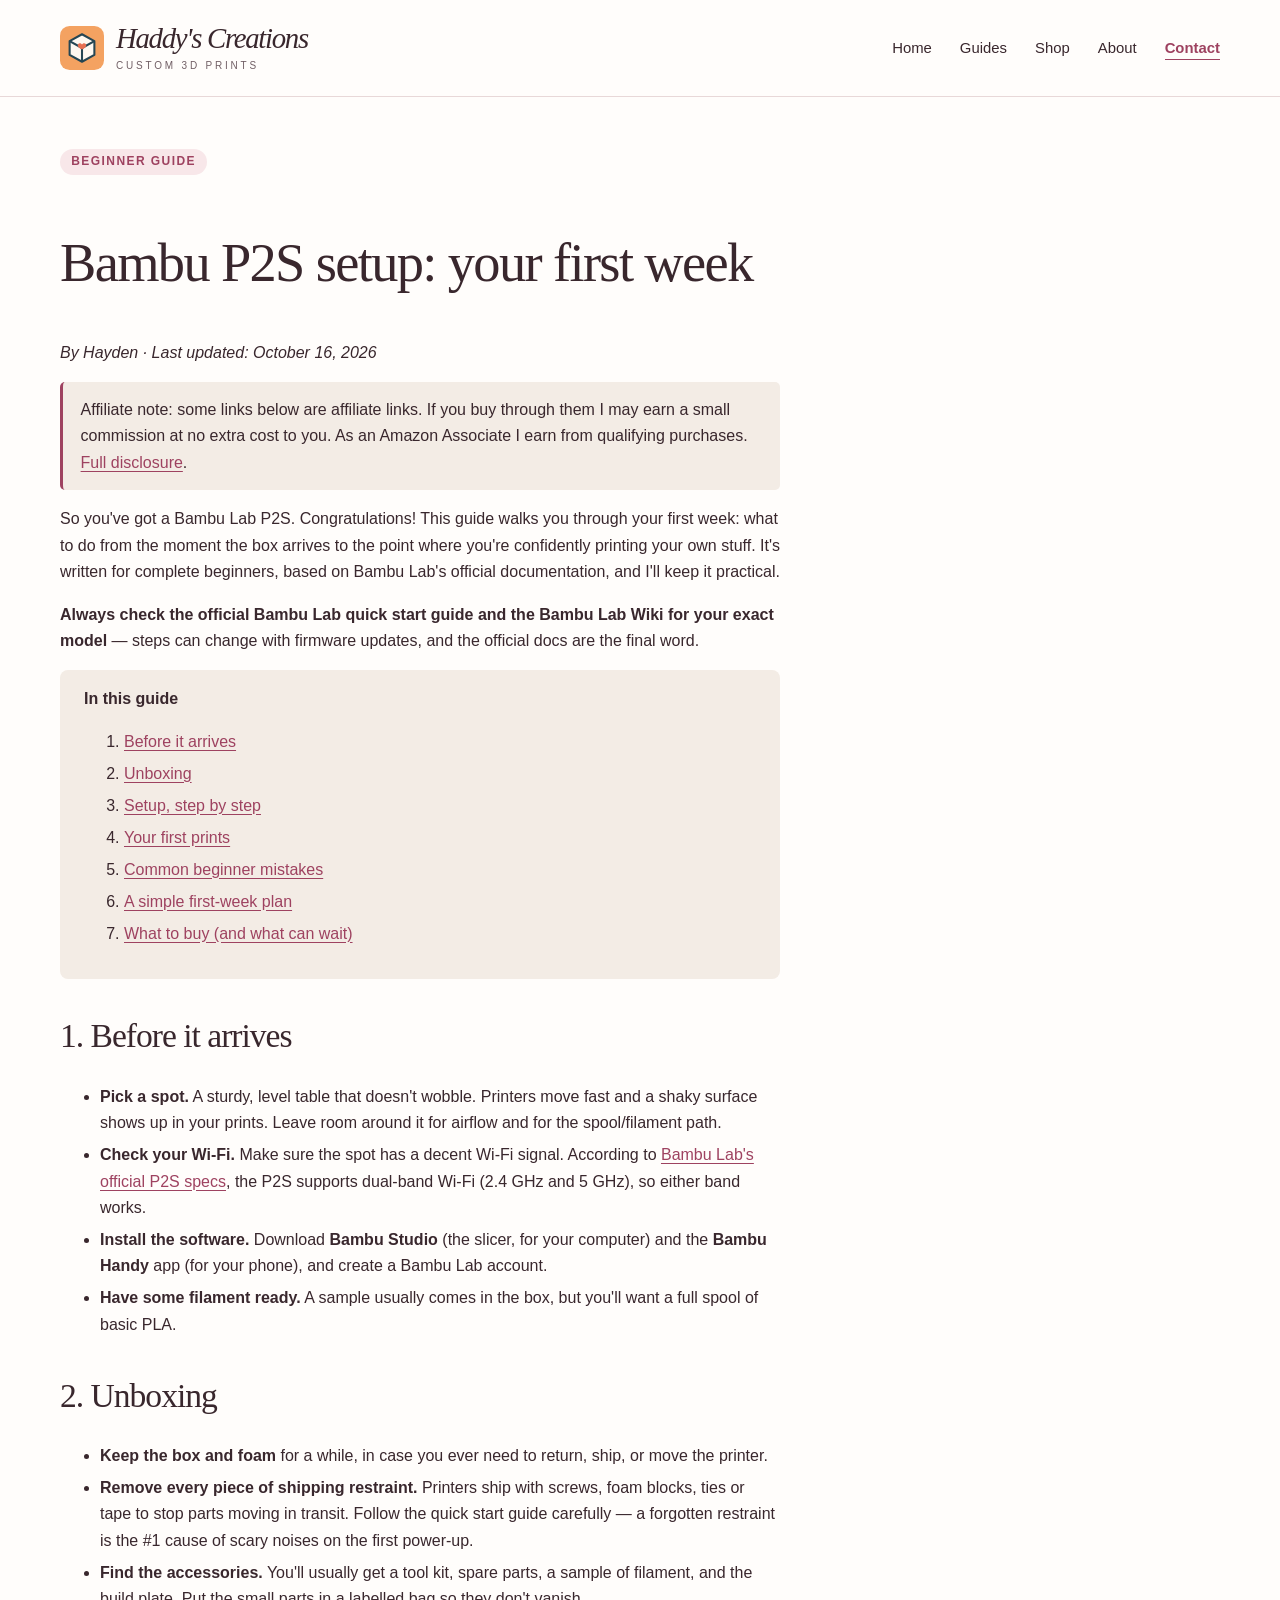
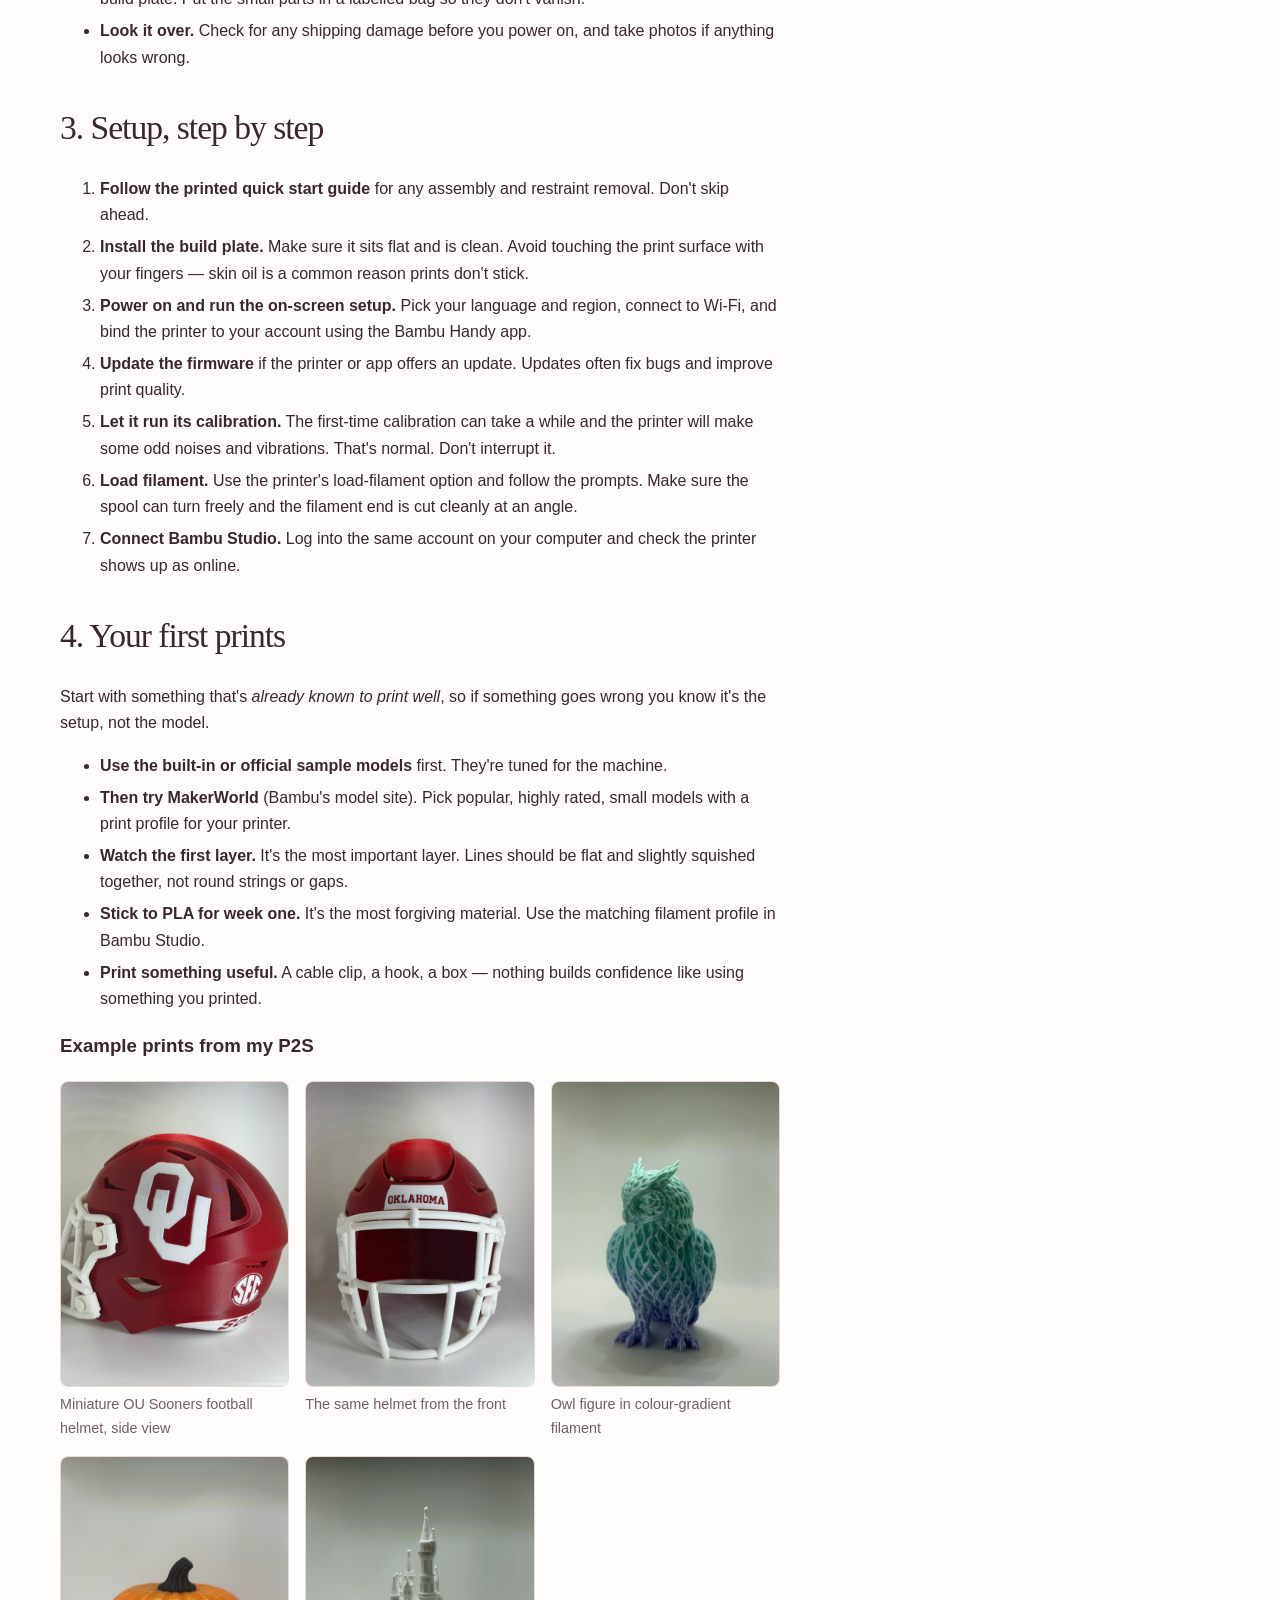
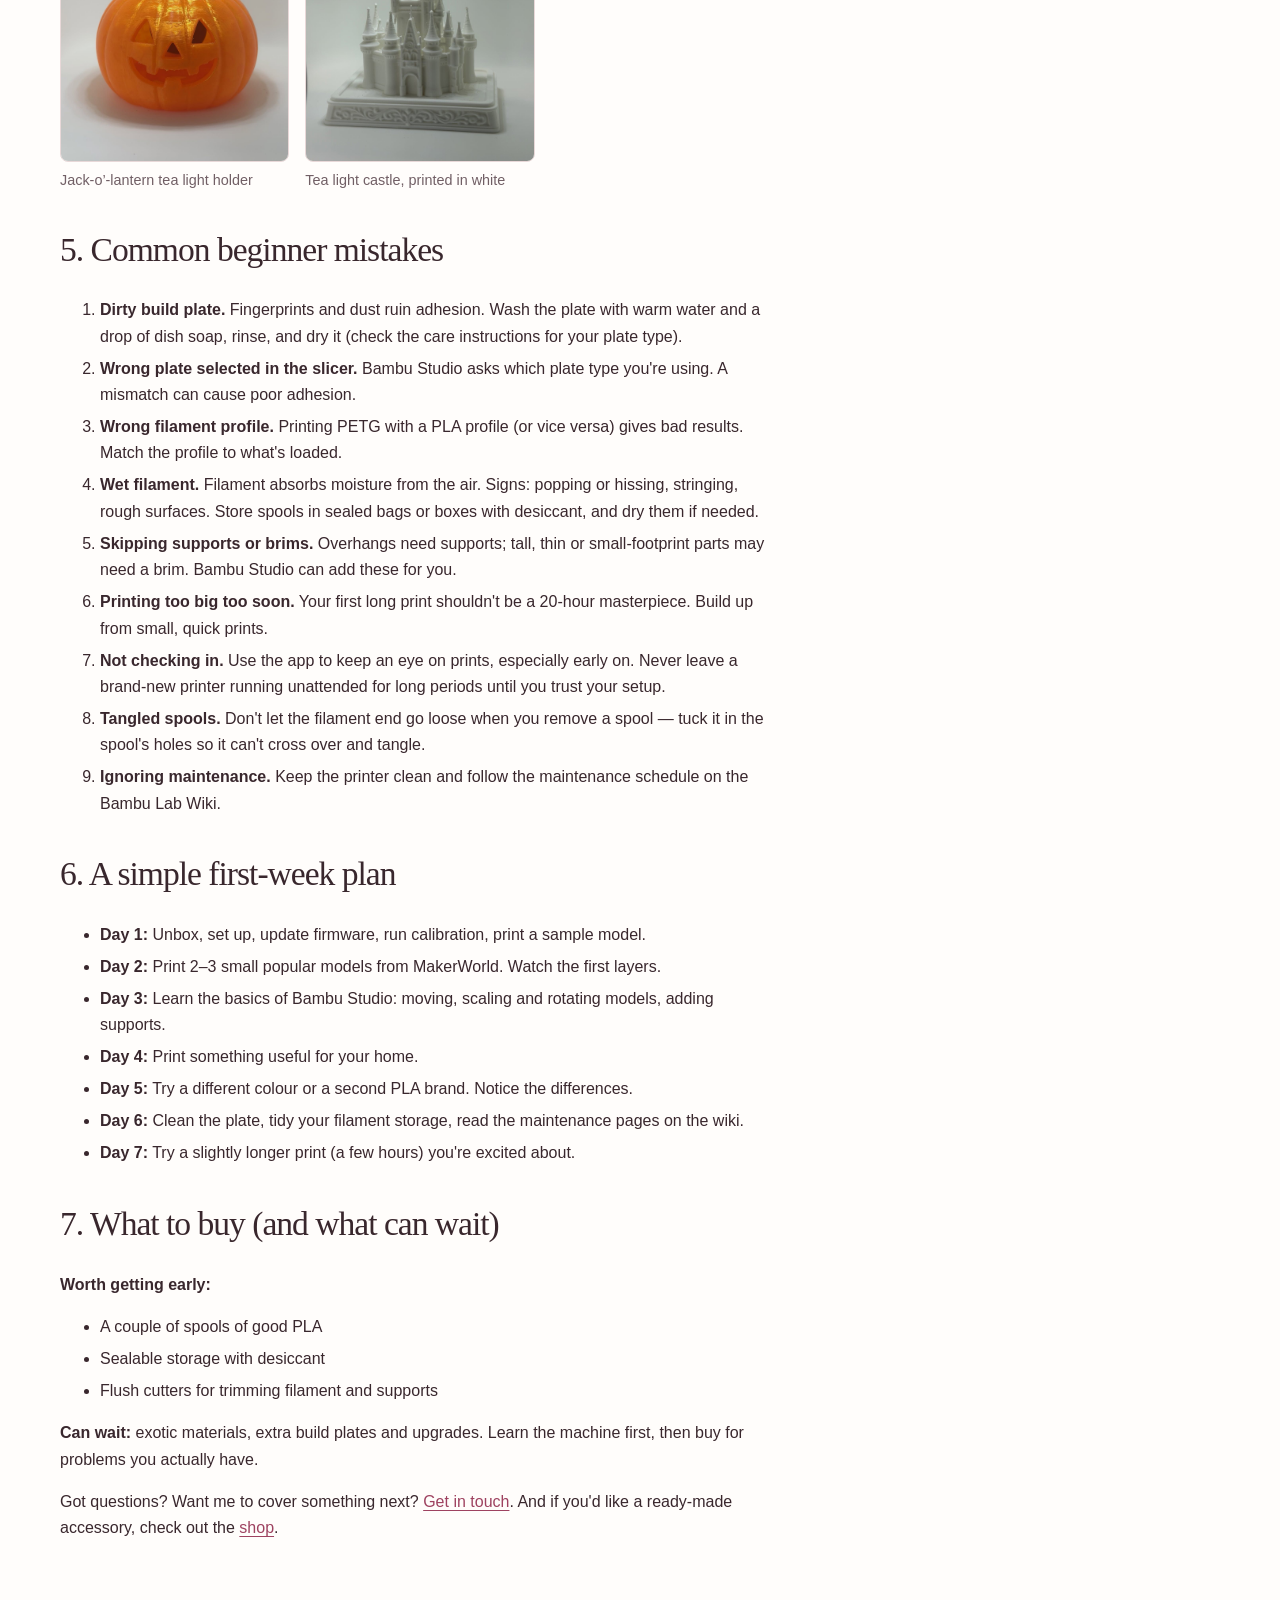
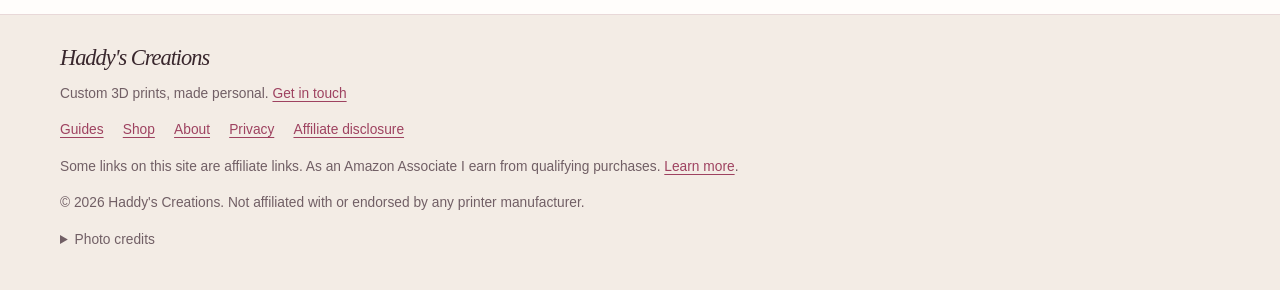
<file: guides/bambu-p2s-first-week/index.html>
<!DOCTYPE html>
<html lang="en">
<head>
<meta charset="utf-8">
<meta name="viewport" content="width=device-width, initial-scale=1">
<title>Bambu P2S Setup: Your First Week | Haddy's Creations</title>
<meta name="description" content="A beginner's guide to the Bambu Lab P2S: unboxing, setup steps, first prints, and common mistakes to avoid in your first week.">
<link rel="icon" href="../../assets/logo.svg" type="image/svg+xml">
<link rel="stylesheet" href="../../assets/style.css">
<script src="../../assets/main.js" defer></script>
</head>
<body>
<!-- SHARED HEADER: if you change this, change it on every page -->
<a class="skip" href="#main">Skip to content</a>
<header class="site"><div class="wrap">
<a class="brand" href="../../"><img src="../../assets/logo.svg" alt=""><span class="brand-text">Haddy's Creations<small>Custom 3D prints</small></span></a>
<button class="menu-btn" aria-expanded="false" aria-label="Menu">☰ Menu</button>
<nav aria-label="Main navigation"><ul><li><a href="../../">Home</a></li><li><a href="../../guides/">Guides</a></li><li><a href="../../shop/">Shop</a></li><li><a href="../../about/">About</a></li><li><a class="nav-call" href="../../contact/">Contact</a></li></ul></nav>
</div></header>
<main id="main"><div class="wrap">
<article>
<p class="tag">Beginner guide</p>
<h1>Bambu P2S setup: your first week</h1>
<p><em>By Hayden &middot; Last updated: October 16, 2026</em></p>
<p class="note">Affiliate note: some links below are affiliate links. If you buy through them I may earn a small commission at no extra cost to you. As an Amazon Associate I earn from qualifying purchases. <a href="../../disclosure/">Full disclosure</a>.</p>
<p>So you've got a Bambu Lab P2S. Congratulations! This guide walks you through your first week: what to do from the moment the box arrives to the point where you're confidently printing your own stuff. It's written for complete beginners, based on Bambu Lab's official documentation, and I'll keep it practical.</p>
<p><strong>Always check the official Bambu Lab quick start guide and the Bambu Lab Wiki for your exact model</strong> &mdash; steps can change with firmware updates, and the official docs are the final word.</p>
<div class="toc"><strong>In this guide</strong><ol><li><a href="#before">Before it arrives</a></li><li><a href="#unboxing">Unboxing</a></li><li><a href="#setup">Setup, step by step</a></li><li><a href="#first-prints">Your first prints</a></li><li><a href="#mistakes">Common beginner mistakes</a></li><li><a href="#week-plan">A simple first-week plan</a></li><li><a href="#shopping">What to buy (and what can wait)</a></li></ol></div>

<h2 id="before">1. Before it arrives</h2>
<ul>
<li><strong>Pick a spot.</strong> A sturdy, level table that doesn't wobble. Printers move fast and a shaky surface shows up in your prints. Leave room around it for airflow and for the spool/filament path.</li>
<li><strong>Check your Wi&#8209;Fi.</strong> Make sure the spot has a decent Wi&#8209;Fi signal. According to <a href="https://bambulab.com/en/p2s/specs" target="_blank" rel="noopener noreferrer">Bambu Lab's official P2S specs</a>, the P2S supports dual-band Wi&#8209;Fi (2.4&nbsp;GHz and 5&nbsp;GHz), so either band works.</li>
<li><strong>Install the software.</strong> Download <strong>Bambu Studio</strong> (the slicer, for your computer) and the <strong>Bambu Handy</strong> app (for your phone), and create a Bambu Lab account.</li>
<li><strong>Have some filament ready.</strong> A sample usually comes in the box, but you'll want a full spool of basic PLA. <!-- TODO: replace #affiliate-bambu-filament with your real affiliate link --></li>
</ul>

<h2 id="unboxing">2. Unboxing</h2>
<ul>
<li><strong>Keep the box and foam</strong> for a while, in case you ever need to return, ship, or move the printer.</li>
<li><strong>Remove every piece of shipping restraint.</strong> Printers ship with screws, foam blocks, ties or tape to stop parts moving in transit. Follow the quick start guide carefully &mdash; a forgotten restraint is the #1 cause of scary noises on the first power-up.</li>
<li><strong>Find the accessories.</strong> You'll usually get a tool kit, spare parts, a sample of filament, and the build plate. Put the small parts in a labelled bag so they don't vanish.</li>
<li><strong>Look it over.</strong> Check for any shipping damage before you power on, and take photos if anything looks wrong.</li>
</ul>

<h2 id="setup">3. Setup, step by step</h2>
<ol>
<li><strong>Follow the printed quick start guide</strong> for any assembly and restraint removal. Don't skip ahead.</li>
<li><strong>Install the build plate.</strong> Make sure it sits flat and is clean. Avoid touching the print surface with your fingers &mdash; skin oil is a common reason prints don't stick.</li>
<li><strong>Power on and run the on-screen setup.</strong> Pick your language and region, connect to Wi&#8209;Fi, and bind the printer to your account using the Bambu Handy app.</li>
<li><strong>Update the firmware</strong> if the printer or app offers an update. Updates often fix bugs and improve print quality.</li>
<li><strong>Let it run its calibration.</strong> The first-time calibration can take a while and the printer will make some odd noises and vibrations. That's normal. Don't interrupt it.</li>
<li><strong>Load filament.</strong> Use the printer's load-filament option and follow the prompts. Make sure the spool can turn freely and the filament end is cut cleanly at an angle.</li>
<li><strong>Connect Bambu Studio.</strong> Log into the same account on your computer and check the printer shows up as online.</li>
</ol>

<h2 id="first-prints">4. Your first prints</h2>
<p>Start with something that's <em>already known to print well</em>, so if something goes wrong you know it's the setup, not the model.</p>
<ul>
<li><strong>Use the built-in or official sample models</strong> first. They're tuned for the machine.</li>
<li><strong>Then try MakerWorld</strong> (Bambu's model site). Pick popular, highly rated, small models with a print profile for your printer.</li>
<li><strong>Watch the first layer.</strong> It's the most important layer. Lines should be flat and slightly squished together, not round strings or gaps.</li>
<li><strong>Stick to PLA for week one.</strong> It's the most forgiving material. Use the matching filament profile in Bambu Studio.</li>
<li><strong>Print something useful.</strong> A cable clip, a hook, a box &mdash; nothing builds confidence like using something you printed.</li>
</ul>
<h3>Example prints from my P2S</h3>
<div class="gallery">
<figure><img src="../../assets/img/prints/ou-miniature-helmet-1.jpg" width="1422" height="1600" loading="lazy" alt="Side view of a miniature red football helmet with a white OU logo, a white face mask and an SEC decal"><figcaption>Miniature OU Sooners football helmet, side view</figcaption></figure>
<figure><img src="../../assets/img/prints/ou-miniature-helmet-2.jpg" width="1200" height="1600" loading="lazy" alt="Front view of the same miniature red OU football helmet, with &ldquo;OKLAHOMA&rdquo; across the front and a white face mask"><figcaption>The same helmet from the front</figcaption></figure>
<figure><img src="../../assets/img/prints/gradient-owl-figure-1.jpg" width="1152" height="1536" loading="lazy" alt="Owl figure with a lattice-textured surface, printed in filament that shifts from teal to blue and purple"><figcaption>Owl figure in colour-gradient filament</figcaption></figure>
<figure><img src="../../assets/img/prints/jack-o-lantern-tea-light-holder-1.jpg" width="1152" height="1536" loading="lazy" alt="Orange jack-o&rsquo;-lantern with a carved face and a dark stem"><figcaption>Jack-o&rsquo;-lantern tea light holder</figcaption></figure>
<figure><img src="../../assets/img/prints/tea-light-castle-1.jpg" width="1152" height="1536" loading="lazy" alt="White castle with many tall spires standing on a decorative base"><figcaption>Tea light castle, printed in white</figcaption></figure>
</div>

<h2 id="mistakes">5. Common beginner mistakes</h2>
<ol>
<li><strong>Dirty build plate.</strong> Fingerprints and dust ruin adhesion. Wash the plate with warm water and a drop of dish soap, rinse, and dry it (check the care instructions for your plate type).</li>
<li><strong>Wrong plate selected in the slicer.</strong> Bambu Studio asks which plate type you're using. A mismatch can cause poor adhesion.</li>
<li><strong>Wrong filament profile.</strong> Printing PETG with a PLA profile (or vice versa) gives bad results. Match the profile to what's loaded.</li>
<li><strong>Wet filament.</strong> Filament absorbs moisture from the air. Signs: popping or hissing, stringing, rough surfaces. Store spools in sealed bags or boxes with desiccant, and dry them if needed.<!-- TODO: replace with real affiliate link --></li>
<li><strong>Skipping supports or brims.</strong> Overhangs need supports; tall, thin or small-footprint parts may need a brim. Bambu Studio can add these for you.</li>
<li><strong>Printing too big too soon.</strong> Your first long print shouldn't be a 20-hour masterpiece. Build up from small, quick prints.</li>
<li><strong>Not checking in.</strong> Use the app to keep an eye on prints, especially early on. Never leave a brand-new printer running unattended for long periods until you trust your setup.</li>
<li><strong>Tangled spools.</strong> Don't let the filament end go loose when you remove a spool &mdash; tuck it in the spool's holes so it can't cross over and tangle.</li>
<li><strong>Ignoring maintenance.</strong> Keep the printer clean and follow the maintenance schedule on the Bambu Lab Wiki.</li>
</ol>

<h2 id="week-plan">6. A simple first-week plan</h2>
<ul>
<li><strong>Day 1:</strong> Unbox, set up, update firmware, run calibration, print a sample model.</li>
<li><strong>Day 2:</strong> Print 2&ndash;3 small popular models from MakerWorld. Watch the first layers.</li>
<li><strong>Day 3:</strong> Learn the basics of Bambu Studio: moving, scaling and rotating models, adding supports.</li>
<li><strong>Day 4:</strong> Print something useful for your home.</li>
<li><strong>Day 5:</strong> Try a different colour or a second PLA brand. Notice the differences.</li>
<li><strong>Day 6:</strong> Clean the plate, tidy your filament storage, read the maintenance pages on the wiki.</li>
<li><strong>Day 7:</strong> Try a slightly longer print (a few hours) you're excited about.</li>
</ul>

<h2 id="shopping">7. What to buy (and what can wait)</h2>
<p><strong>Worth getting early:</strong></p>
<ul>
<li>A couple of spools of good PLA<!-- TODO: replace with real affiliate link --></li>
<li>Sealable storage with desiccant<!-- TODO: replace with real affiliate link --></li>
<li>Flush cutters for trimming filament and supports<!-- TODO: replace with real affiliate link --></li>
</ul>
<p><strong>Can wait:</strong> exotic materials, extra build plates and upgrades. Learn the machine first, then buy for problems you actually have.</p>
<p>Got questions? Want me to cover something next? <a href="../../about/">Get in touch</a>. And if you'd like a ready-made accessory, check out the <a href="../../shop/">shop</a>.</p>
</article>
</div></main>
<!-- SHARED FOOTER -->
<footer class="site"><div class="wrap">
<div><a class="brand" href="../../"><span class="brand-text">Haddy's Creations</span></a><p>Custom 3D prints, made personal. <a href="../../contact/">Get in touch</a></p></div>
<ul><li><a href="../../guides/">Guides</a></li><li><a href="../../shop/">Shop</a></li><li><a href="../../about/">About</a></li><li><a href="../../privacy/">Privacy</a></li><li><a href="../../disclosure/">Affiliate disclosure</a></li></ul>
<p>Some links on this site are affiliate links. As an Amazon Associate I earn from qualifying purchases. <a href="../../disclosure/">Learn more</a>.</p>
<p>&copy; <span id="year">2026</span> Haddy's Creations. Not affiliated with or endorsed by any printer manufacturer.</p>
<details><summary>Photo credits</summary><p>Stock inspiration photographs from Unsplash.</p><a href="https://unsplash.com/photos/a-purple-vase-sitting-on-top-of-a-gray-floor-C165O0AD8Ec" target="_blank" rel="noopener noreferrer">Vase · David Clode</a><a href="https://unsplash.com/photos/a-red-rose-sits-in-a-black-origami-vase-3gQTpHwu73E" target="_blank" rel="noopener noreferrer">Rose · Snapmaker</a><a href="https://unsplash.com/photos/a-black-and-silver-vase-sitting-on-top-of-a-tiled-floor-Jnf_DO5H6fE" target="_blank" rel="noopener noreferrer">Cat · Snapmaker</a></details>
</div></footer>
</body>
</html>
</file>
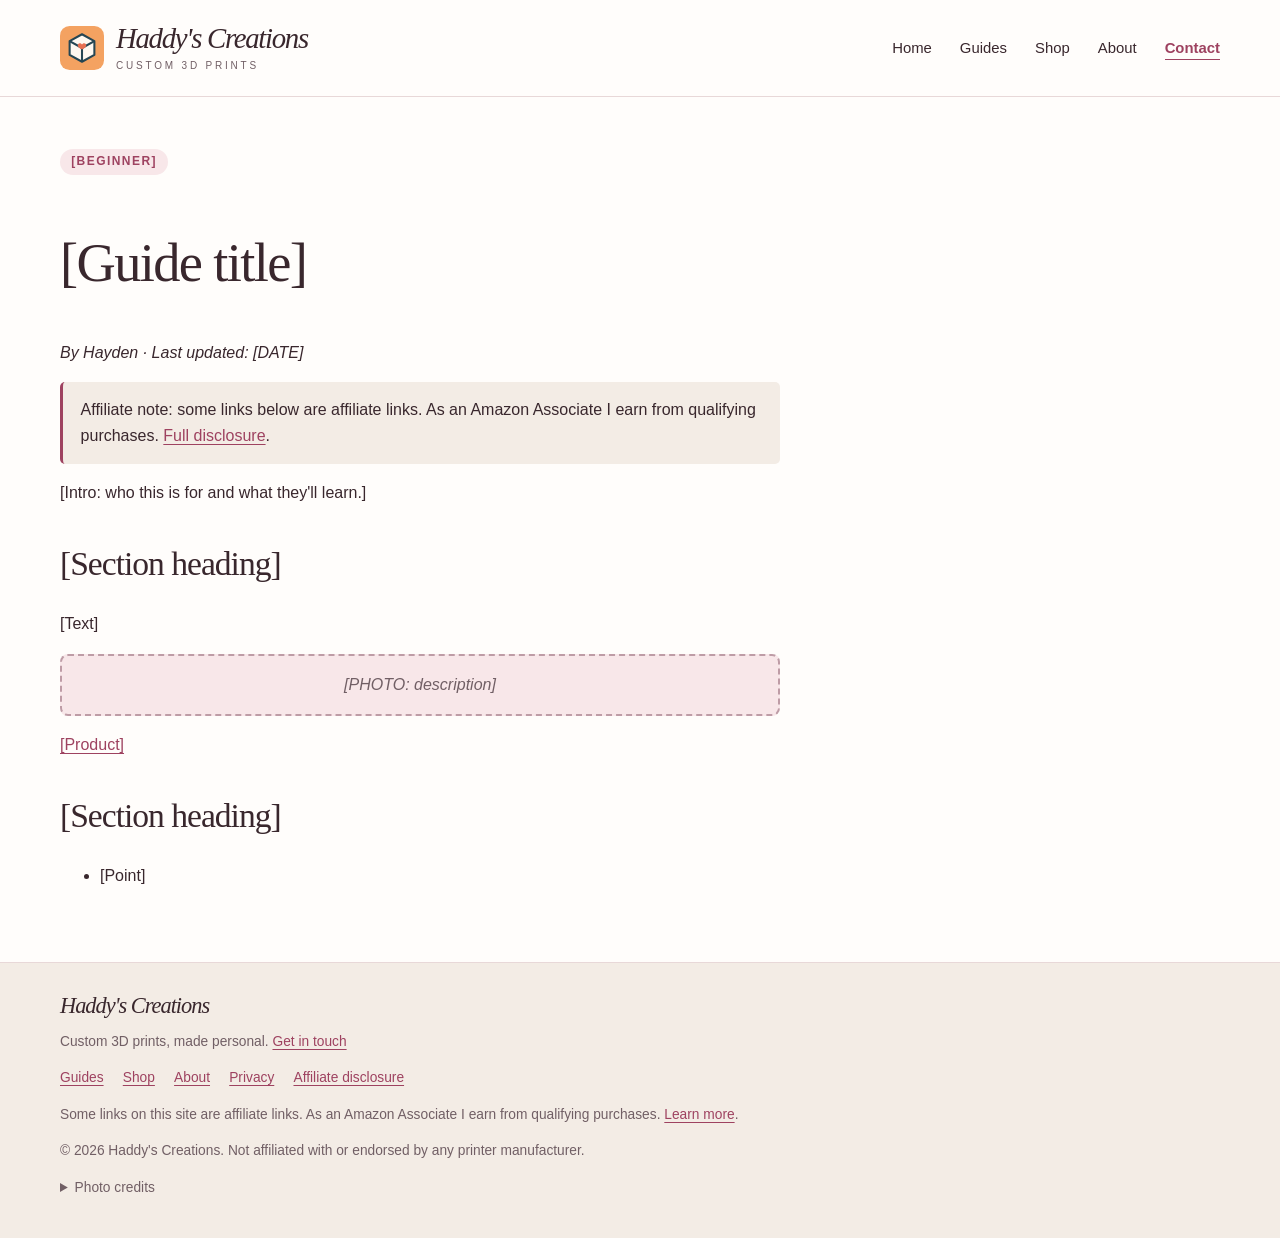
<file: guides/_template.html>
<!DOCTYPE html>
<html lang="en">
<head>
<meta charset="utf-8">
<meta name="viewport" content="width=device-width, initial-scale=1">
<title>[Guide title] | Haddy's Creations</title>
<meta name="description" content="[One-sentence summary of this guide, about 150 characters.]">
<link rel="icon" href="../assets/logo.svg" type="image/svg+xml">
<link rel="stylesheet" href="../assets/style.css">
<script src="../assets/main.js" defer></script>
</head>
<body>
<!-- SHARED HEADER: if you change this, change it on every page -->
<a class="skip" href="#main">Skip to content</a>
<header class="site"><div class="wrap">
<a class="brand" href="../"><img src="../assets/logo.svg" alt=""><span class="brand-text">Haddy's Creations<small>Custom 3D prints</small></span></a>
<button class="menu-btn" aria-expanded="false" aria-label="Menu">☰ Menu</button>
<nav aria-label="Main navigation"><ul><li><a href="../">Home</a></li><li><a href="../guides/">Guides</a></li><li><a href="../shop/">Shop</a></li><li><a href="../about/">About</a></li><li><a class="nav-call" href="../contact/">Contact</a></li></ul></nav>
</div></header>
<main id="main"><div class="wrap">
<!-- GUIDE TEMPLATE: copy this file to guides/your-guide-name/index.html, then edit everything in [BRACKETS] -->
<article>
<p class="tag">[Beginner]</p>
<h1>[Guide title]</h1>
<p><em>By Hayden &middot; Last updated: [DATE]</em></p>
<p class="note">Affiliate note: some links below are affiliate links. As an Amazon Associate I earn from qualifying purchases. <a href="../disclosure/">Full disclosure</a>.</p>
<p>[Intro: who this is for and what they'll learn.]</p>
<h2 id="section-1">[Section heading]</h2>
<p>[Text]</p>
<div class="placeholder">[PHOTO: description]</div>
<p><a href="#affiliate-product-name">[Product]</a><!-- TODO: replace with real affiliate link --></p>
<h2 id="section-2">[Section heading]</h2>
<ul><li>[Point]</li></ul>
</article>
</div></main>
<!-- SHARED FOOTER -->
<footer class="site"><div class="wrap">
<div><a class="brand" href="../"><span class="brand-text">Haddy's Creations</span></a><p>Custom 3D prints, made personal. <a href="../contact/">Get in touch</a></p></div>
<ul><li><a href="../guides/">Guides</a></li><li><a href="../shop/">Shop</a></li><li><a href="../about/">About</a></li><li><a href="../privacy/">Privacy</a></li><li><a href="../disclosure/">Affiliate disclosure</a></li></ul>
<p>Some links on this site are affiliate links. As an Amazon Associate I earn from qualifying purchases. <a href="../disclosure/">Learn more</a>.</p>
<p>&copy; <span id="year">2026</span> Haddy's Creations. Not affiliated with or endorsed by any printer manufacturer.</p>
<details><summary>Photo credits</summary><p>Stock inspiration photographs from Unsplash.</p><a href="https://unsplash.com/photos/a-purple-vase-sitting-on-top-of-a-gray-floor-C165O0AD8Ec" target="_blank" rel="noopener noreferrer">Vase · David Clode</a><a href="https://unsplash.com/photos/a-red-rose-sits-in-a-black-origami-vase-3gQTpHwu73E" target="_blank" rel="noopener noreferrer">Rose · Snapmaker</a><a href="https://unsplash.com/photos/a-black-and-silver-vase-sitting-on-top-of-a-tiled-floor-Jnf_DO5H6fE" target="_blank" rel="noopener noreferrer">Cat · Snapmaker</a></details>
</div></footer>
</body>
</html>
</file>
<file: assets/style.css>
/* Shared style, matched to Hayden's homepage design (pink / rose / Georgia) */
:root{--paper:#fffdfb;--pink:#f8e7e9;--rose:#9e4260;--ink:#39272d;--muted:#715f65;--line:#e8d8d8;--beige:#f3ece5;--bg:var(--paper);--accent:var(--rose);--soft:#be9ca6;--card:#fff}
*{box-sizing:border-box}html{scroll-behavior:smooth}body{margin:0;background:var(--paper);color:var(--ink);font:16px/1.65 -apple-system,BlinkMacSystemFont,"Segoe UI",Roboto,sans-serif}
a{color:var(--rose);text-underline-offset:3px}a:focus-visible,button:focus-visible{outline:3px solid var(--rose);outline-offset:4px}img{max-width:100%}
.wrap{width:min(1160px,calc(100% - 48px));margin:0 auto}
.skip{position:absolute;top:-70px;left:12px;background:#fff;padding:10px;z-index:9}.skip:focus{top:12px}
header.site{background:var(--paper);border-bottom:1px solid var(--line)}
header.site .wrap{display:flex;align-items:center;justify-content:space-between;flex-wrap:wrap;gap:12px;min-height:96px}
.brand{display:flex;align-items:center;gap:12px;text-decoration:none;color:var(--ink)}.brand img{width:44px;height:44px}
.brand-text{font:italic 1.8rem Georgia,serif;letter-spacing:-.045em;line-height:1}.brand-text small{display:block;font:10px/1.2 -apple-system,BlinkMacSystemFont,"Segoe UI",sans-serif;font-style:normal;text-transform:uppercase;letter-spacing:.28em;margin-top:8px;color:var(--muted)}
nav ul{list-style:none;display:flex;align-items:center;gap:28px;margin:0;padding:0;flex-wrap:wrap}nav a{text-decoration:none;color:var(--ink);font-size:.93rem}nav a:hover{color:var(--rose)}
.nav-call{border-bottom:1px solid var(--rose);padding-bottom:3px;color:var(--rose)!important;font-weight:600}
.menu-btn{display:none;background:none;border:1px solid var(--soft);border-radius:5px;padding:.4rem .7rem;font-size:.95rem;color:var(--ink)}
main{padding:2.5rem 0 3.5rem}main.home{padding:0}
main:not(.home) h1,main:not(.home) h2{font-family:Georgia,"Times New Roman",serif;font-weight:400;letter-spacing:-.03em;line-height:1.15}
main:not(.home) h1{font-size:clamp(2.2rem,5vw,3.4rem)}main:not(.home) h2{font-size:clamp(1.6rem,3vw,2.1rem);margin-top:2.4rem}
.hero{text-align:center;padding:2rem 0}.hero p{font-size:1.1rem;max-width:620px;margin:0 auto 1.5rem;color:var(--muted)}
.btn{display:inline-flex;align-items:center;justify-content:center;background:var(--rose);color:#fff;padding:12px 22px;border-radius:5px;border:1px solid var(--rose);text-decoration:none;font-weight:600;margin:.3rem;min-height:46px}.btn:hover{background:#7e304b}.btn.alt{background:transparent;color:var(--ink);border-color:var(--soft)}
.grid{display:grid;grid-template-columns:repeat(auto-fit,minmax(250px,1fr));gap:24px}
.card{background:#fff;border:1px solid var(--line);border-radius:8px;padding:24px}.card h2{margin-top:.6rem!important}
.placeholder{background:var(--pink);border:2px dashed var(--soft);border-radius:8px;padding:1rem;text-align:center;color:var(--muted);font-style:italic;margin:1rem 0}
.note{background:var(--beige);border-left:3px solid var(--rose);padding:.9rem 1.1rem;border-radius:5px}
.tag{display:inline-block;background:var(--pink);color:var(--rose);font-size:.75rem;font-weight:600;text-transform:uppercase;letter-spacing:.12em;padding:.2rem .7rem;border-radius:100px}
.price{font-size:1.3rem;font-weight:700}
article{max-width:720px}article li{margin:.35rem 0}.toc{background:var(--beige);border-radius:8px;padding:1rem 1.5rem}
footer.site{border-top:1px solid var(--line);background:var(--beige);padding:2rem 0 2.4rem;font-size:.86rem;color:var(--muted)}
footer.site .brand-text{font-size:1.4rem}footer.site ul{list-style:none;padding:0;display:flex;gap:1.2rem;flex-wrap:wrap}footer.site details a{display:inline-block;margin:6px 8px 0 0}footer.site summary{cursor:pointer}
@media(max-width:700px){.menu-btn{display:block}nav{width:100%;display:none}nav.open{display:block}nav ul{flex-direction:column;align-items:flex-start;gap:.6rem;padding:.4rem 0 1rem}.brand-text{font-size:1.5rem}header.site .wrap{min-height:80px}}
@media(prefers-reduced-motion:reduce){html{scroll-behavior:auto}}
.contact-form{max-width:560px;display:grid;gap:1rem;margin-top:1.5rem}.contact-form label{display:grid;gap:.35rem;font-weight:600}
.contact-form input,.contact-form select,.contact-form textarea{font:inherit;padding:.7rem .8rem;border:1px solid var(--soft);border-radius:5px;background:#fff;color:var(--ink)}
.contact-form input:focus,.contact-form select:focus,.contact-form textarea:focus{outline:2px solid var(--rose);border-color:var(--rose)}.contact-form .btn{justify-self:start;margin:0;cursor:pointer;font:inherit;font-weight:600}
.gallery{display:grid;grid-template-columns:repeat(auto-fit,minmax(200px,1fr));gap:16px;margin:1rem 0 1.5rem}.gallery figure{margin:0}.gallery img{display:block;width:100%;height:auto;aspect-ratio:3/4;object-fit:cover;border-radius:8px;border:1px solid var(--line);background:#fff}.gallery figcaption{font-size:.9rem;color:var(--muted);margin-top:.4rem}
</file>
<file: assets/home.css>
/* Hayden's homepage design (from ChatGPT build), scoped to .home */
.home h1,.home h2,.home h3,.home p{margin:0}.home h1,.home h2{font-family:Georgia,"Times New Roman",serif;font-weight:400;line-height:1.06}.home h1{font-size:clamp(3.4rem,6.7vw,6.1rem);letter-spacing:-.05em}.home h2{font-size:clamp(2.4rem,4vw,3.9rem);letter-spacing:-.04em}.home h3{font-size:1.2rem;line-height:1.3;font-weight:600}.home .hero{background:var(--pink);border-top:1px solid var(--line);border-bottom:1px solid var(--line);overflow:hidden}.home .hero-grid{display:grid;grid-template-columns:1.08fr 1fr;gap:68px;align-items:center;padding:72px 0 64px}.home .eyebrow{font-size:.78rem;text-transform:uppercase;letter-spacing:.2em;font-weight:600;margin-bottom:22px;color:var(--rose)}.home h1 em{color:var(--rose);font-weight:400}.home .intro{margin-top:26px;max-width:410px;font-size:1.05rem;color:var(--muted)}.home .actions{display:flex;flex-wrap:wrap;gap:12px;margin-top:30px}.home .button{display:inline-flex;align-items:center;justify-content:center;text-decoration:none;padding:13px 23px;border-radius:5px;background:var(--rose);color:white;font-weight:600;font-size:.95rem;border:1px solid var(--rose);min-height:50px;transition:background .15s,transform .15s}.home .button:hover{background:#7e304b;transform:translateY(-1px)}.home .button.light{background:transparent;color:var(--ink);border-color:#be9ca6}.home .button.light:hover{background:#fff6f6}.home .phone{display:inline-block;margin-top:20px;font-size:1.1rem;text-decoration:none;letter-spacing:.025em}.home .hero-photo{position:relative;padding:15px;background:var(--paper);border:1px solid #ead8d8;border-radius:200px 200px 10px 10px;box-shadow:0 16px 36px #7f4c5810}.home .hero-photo img{display:block;width:100%;height:470px;object-fit:cover;border-radius:190px 190px 3px 3px}.home .photo-note{display:block;text-align:center;font-size:.8rem;color:var(--muted);padding:12px 0 0}.home .strip{padding:19px 0;background:var(--beige);border-bottom:1px solid var(--line)}.home .strip .wrap{display:flex;justify-content:center;gap:56px;font-size:.84rem;letter-spacing:.02em}.home .strip span:before{content:'✦';color:var(--rose);margin-right:12px}.home .gallery{padding:78px 0}.home .section-head{display:flex;justify-content:space-between;align-items:end;gap:40px;margin-bottom:34px}.home .section-head p{max-width:360px;color:var(--muted)}.home .cards{display:grid;grid-template-columns:repeat(3,1fr);gap:24px}.home .card{border:1px solid var(--line);border-radius:8px;overflow:hidden;background:#fff}.home .card img{width:100%;height:300px;object-fit:cover;display:block;background:var(--beige)}.home .card-body{padding:24px}.home .card p{margin:10px 0 18px;color:var(--muted);font-size:.94rem}.home .card a{color:var(--rose);font-weight:600;text-underline-offset:5px;font-size:.9rem}.home .gallery-note{font-size:.84rem;color:var(--muted);margin-top:22px}.home .ideas{margin-top:30px;display:flex;gap:10px;flex-wrap:wrap}.home .ideas span{padding:8px 15px;background:var(--pink);border-radius:100px;font-size:.85rem}.home .how{background:var(--beige);padding:58px 0}.home .how-grid{display:grid;grid-template-columns:.9fr 1.8fr;gap:60px;align-items:start}.home .steps{display:grid;grid-template-columns:repeat(3,1fr);gap:30px}.home .step-num{font:italic 1.8rem Georgia,serif;color:var(--rose);border-bottom:1px solid #d7bfc4;padding-bottom:12px;margin-bottom:18px}.home .steps p{margin-top:10px;font-size:.92rem;color:var(--muted)}.home .contact{padding:74px 0}.home .contact-box{background:var(--pink);border:1px solid var(--line);border-radius:10px;padding:52px 56px;display:grid;grid-template-columns:1.2fr 1fr;align-items:center;gap:40px}.home .contact-box p{color:var(--muted);margin-top:18px;max-width:470px}.home .contact-right{text-align:center}.home .contact-right .phone{font-family:Georgia,serif;font-size:clamp(1.7rem,3vw,2.4rem);margin:0;white-space:nowrap}.home .contact-right .actions{justify-content:center;margin-top:18px}.home .contact-right small{display:block;margin-top:14px;color:var(--muted);font-size:.82rem}
@media(max-width:850px){.home .hero-grid{gap:35px;padding:48px 0}.home .hero-photo img{height:390px}.home .cards{gap:16px}.home .card img{height:240px}.home .card-body{padding:18px}.home .how-grid{grid-template-columns:1fr;gap:30px}.home .contact-box{padding:38px 30px;gap:24px}.home .strip .wrap{gap:20px}.home .section-head{gap:24px}}
@media(max-width:600px){.home .hero-grid{grid-template-columns:1fr;gap:32px;padding:42px 0 32px}.home h1{font-size:3.5rem;max-width:400px}.home .eyebrow{font-size:.73rem;margin-bottom:17px}.home .intro{margin-top:19px}.home .hero-photo{max-width:390px;width:100%;margin:0 auto;border-radius:150px 150px 8px 8px;padding:11px}.home .hero-photo img{height:330px;border-radius:140px 140px 3px 3px}.home .strip .wrap{gap:10px;justify-content:space-between;font-size:.72rem}.home .strip span:before{margin-right:5px}.home .gallery{padding:48px 0}.home .section-head{display:block}.home .section-head p{margin-top:18px}.home .cards{grid-template-columns:1fr;gap:22px}.home .card img{height:310px}.home .card-body{padding:22px}.home .ideas{gap:8px}.home .how{padding:42px 0}.home .steps{grid-template-columns:1fr;gap:25px}.home .step-num{padding-bottom:7px;margin-bottom:12px}.home .contact{padding:42px 0}.home .contact-box{grid-template-columns:1fr;padding:30px 24px;gap:28px}.home .contact-right{text-align:left}.home .contact-right .actions{justify-content:start}.home .contact-right .phone{font-size:1.9rem}}
@media(prefers-reduced-motion:reduce){.home .button{transition:none}}
.home .card{padding:0;box-shadow:none}
</file>
